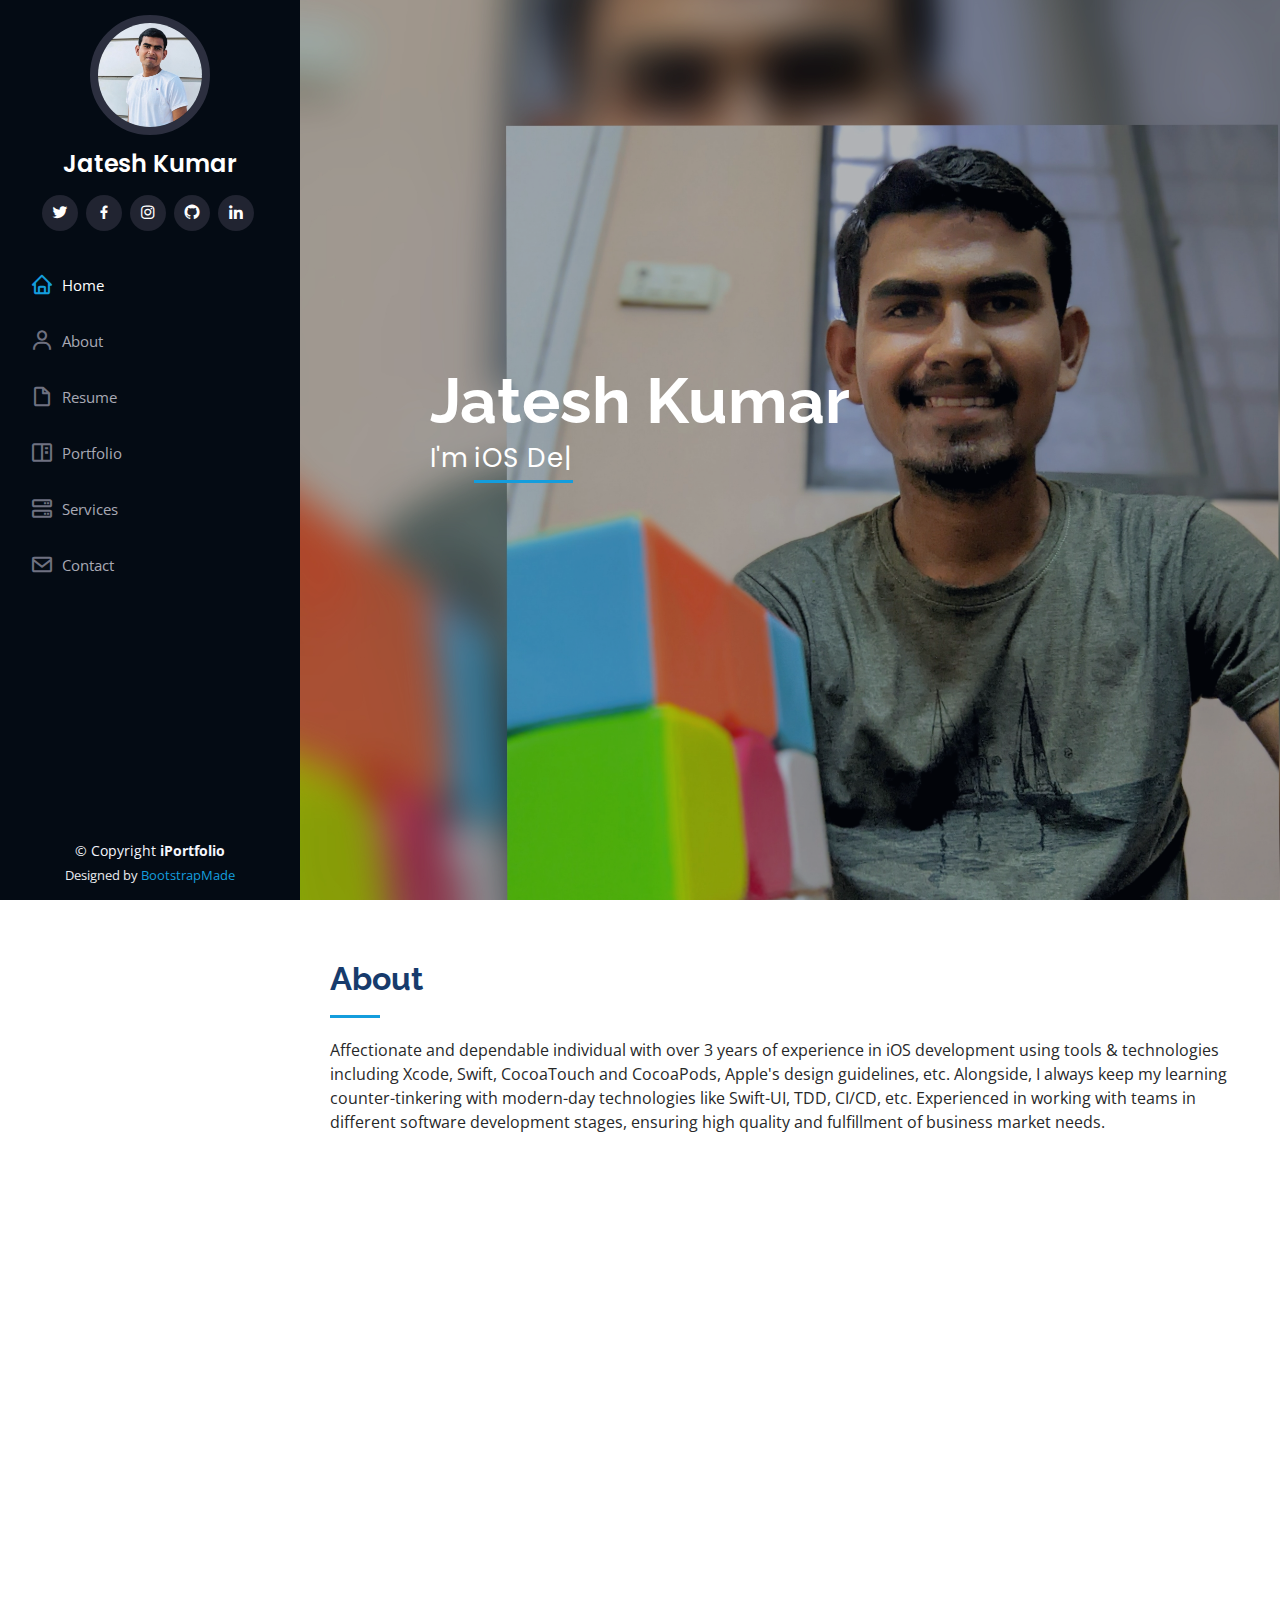
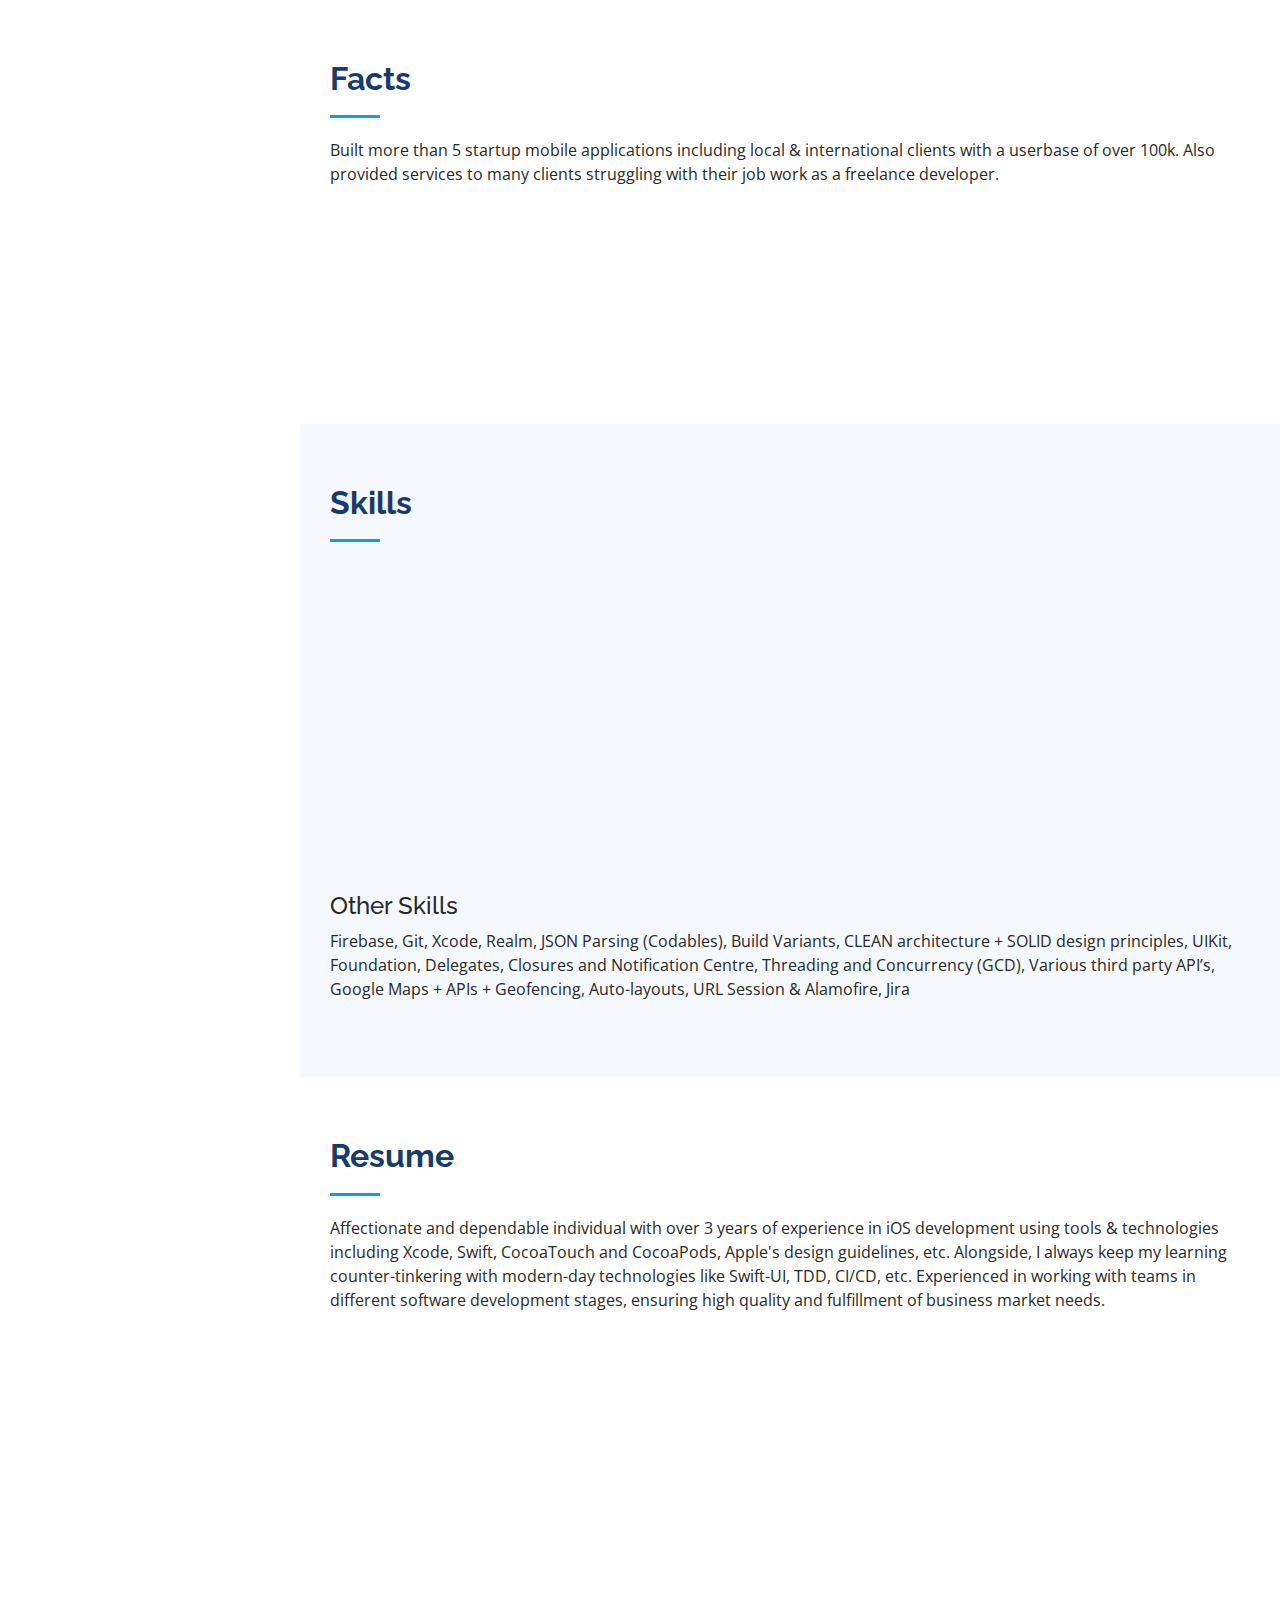
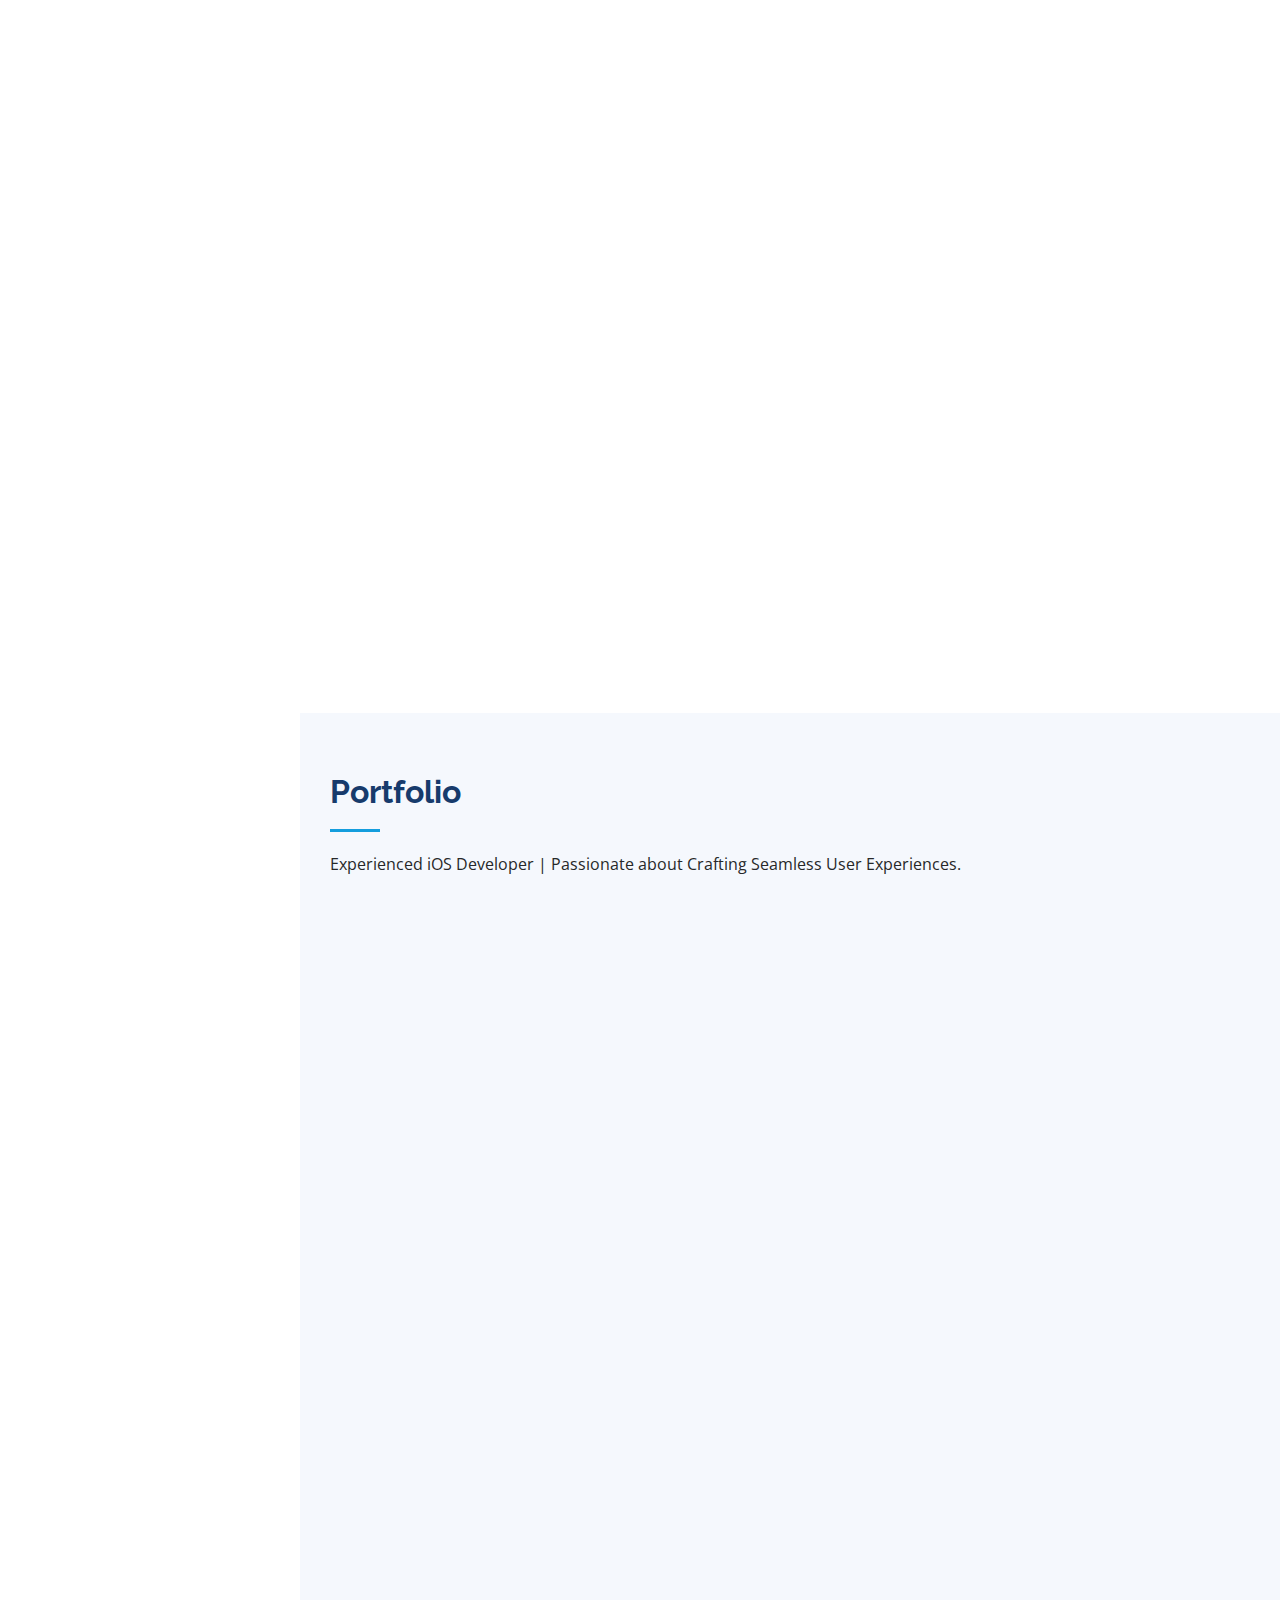
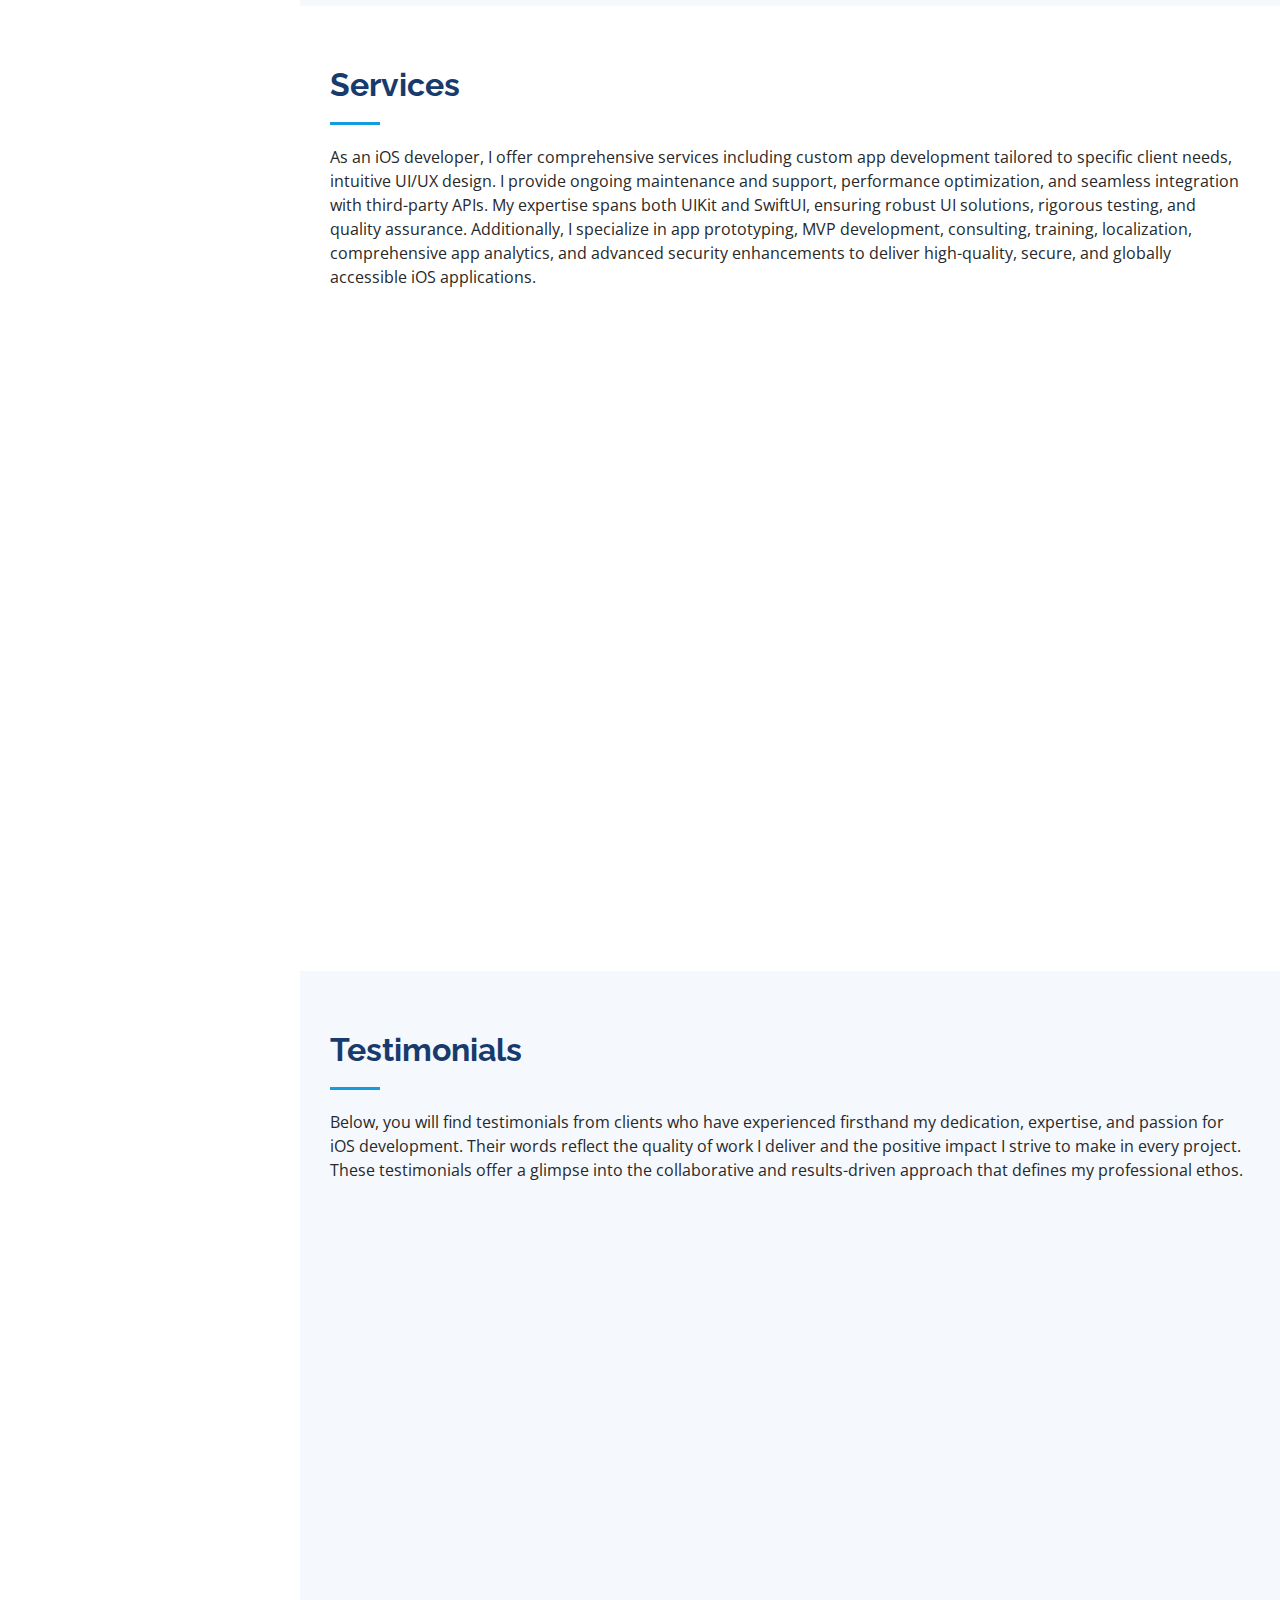
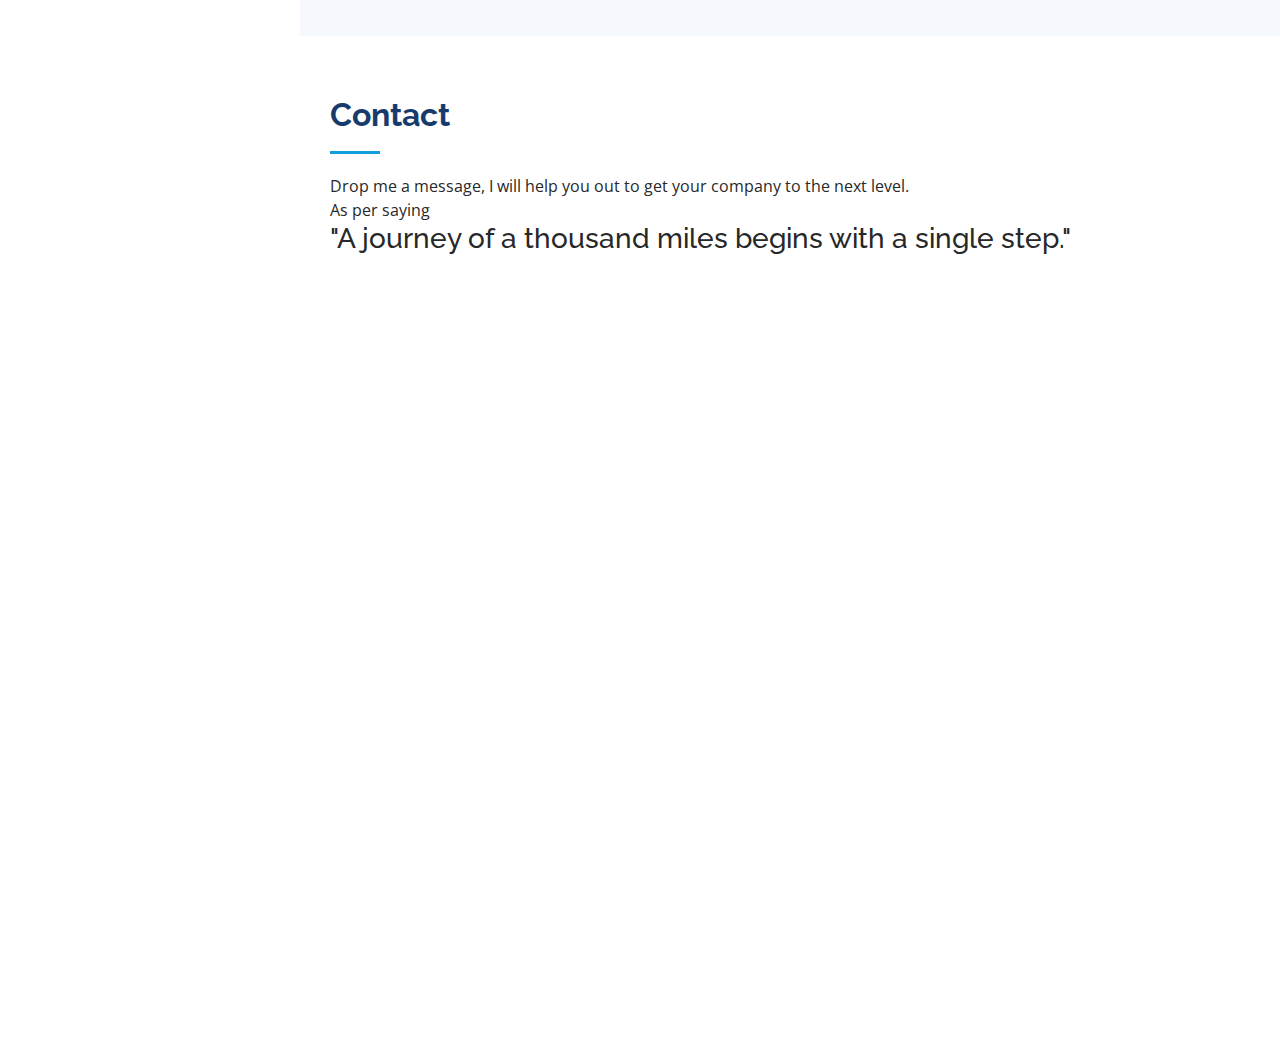
<file: index.html>
<!DOCTYPE html>
<html lang="en">

<head>
  <meta charset="utf-8">
  <meta content="width=device-width, initial-scale=1.0" name="viewport">

  <title>Jatesh Kumar - Software Engineer</title>
  <meta content="" name="description">
  <meta content="" name="keywords">

  <!-- Favicons -->
  <link href="assets/img/favicon.png" rel="icon">
  <link href="assets/img/apple-touch-icon.png" rel="apple-touch-icon">

  <!-- Google Fonts -->
  <link href="https://fonts.googleapis.com/css?family=Open+Sans:300,300i,400,400i,600,600i,700,700i|Raleway:300,300i,400,400i,500,500i,600,600i,700,700i|Poppins:300,300i,400,400i,500,500i,600,600i,700,700i" rel="stylesheet">

  <!-- Vendor CSS Files -->
  <link href="assets/vendor/aos/aos.css" rel="stylesheet">
  <link href="assets/vendor/bootstrap/css/bootstrap.min.css" rel="stylesheet">
  <link href="assets/vendor/bootstrap-icons/bootstrap-icons.css" rel="stylesheet">
  <link href="assets/vendor/boxicons/css/boxicons.min.css" rel="stylesheet">
  <link href="assets/vendor/glightbox/css/glightbox.min.css" rel="stylesheet">
  <link href="assets/vendor/swiper/swiper-bundle.min.css" rel="stylesheet">

  <!-- Main CSS File -->
  <link href="assets/css/style.css" rel="stylesheet">

</head>

<body>

  <!-- ======= Mobile nav toggle button ======= -->
  <i class="bi bi-list mobile-nav-toggle d-xl-none"></i>

  <!-- ======= Header ======= -->
  <header id="header">
    <div class="d-flex flex-column">

      <div class="profile">
        <img src="assets/img/jateshprofile.jpg" alt="" class="img-fluid rounded-circle">
        <h1 class="text-light"><a href="index.html">Jatesh Kumar</a></h1>
        <div class="social-links mt-3 text-center">
          <a href="https://x.com/jateshkumarmah1" class="twitter"><i class="bx bxl-twitter"></i></a>
          <a href="https://www.facebook.com/jkmaheshwari08" class="facebook"><i class="bx bxl-facebook"></i></a>
          <a href="https://www.instagram.com/jkmaheshwari98" class="instagram"><i class="bx bxl-instagram"></i></a>
          <a href="https://github.com/jateshkumar" class="github"><i class="bx bxl-github"></i></a>
          <a href="https://www.linkedin.com/in/jkmaheshwari" class="linkedin"><i class="bx bxl-linkedin"></i></a>
        </div>
      </div>

      <nav id="navbar" class="nav-menu navbar">
        <ul>
          <li><a href="#hero" class="nav-link scrollto active"><i class="bx bx-home"></i> <span>Home</span></a></li>
          <li><a href="#about" class="nav-link scrollto"><i class="bx bx-user"></i> <span>About</span></a></li>
          <li><a href="#resume" class="nav-link scrollto"><i class="bx bx-file-blank"></i> <span>Resume</span></a></li>
          <li><a href="#portfolio" class="nav-link scrollto"><i class="bx bx-book-content"></i> <span>Portfolio</span></a></li>
          <li><a href="#services" class="nav-link scrollto"><i class="bx bx-server"></i> <span>Services</span></a></li>
          <li><a href="#contact" class="nav-link scrollto"><i class="bx bx-envelope"></i> <span>Contact</span></a></li>
        </ul>
      </nav><!-- .nav-menu -->
    </div>
  </header><!-- End Header -->

  <!-- ======= Hero Section ======= -->
  <section id="hero" class="d-flex flex-column justify-content-center align-items-center">
    <div class="hero-container" data-aos="fade-in">
      <h1>Jatesh Kumar</h1>
      <p>I'm <span class="typed" data-typed-items="iOS Developer, Software Engineer, Freelancer"></span></p>
    </div>
  </section><!-- End Hero -->

  <main id="main">

    <!-- ======= About Section ======= -->
    <section id="about" class="about">
      <div class="container">

        <div class="section-title">
          <h2>About</h2>
          <p>Affectionate and dependable individual with over 3 years of experience in iOS development using tools & technologies including Xcode, Swift, CocoaTouch and CocoaPods, Apple's design guidelines, etc. Alongside, I always keep my learning counter-tinkering with modern-day technologies like Swift-UI, TDD, CI/CD, etc. Experienced in working with teams in different software development stages, ensuring high quality and fulfillment of business market needs.</p>
        </div>

        <div class="row">
          <div class="col-lg-4" data-aos="fade-right">
            <img src="assets/img/jateshprofile2.jpg" class="img-fluid" alt="">
          </div>
          <div class="col-lg-8 pt-4 pt-lg-0 content" data-aos="fade-left">
            <h3>iOS & MacOS Developer &amp; Software Engineer</h3>
            <p class="fst-italic">
              Building high quality iOS & MacOS application that help growing startups and provide end users high quality & seamless experiences. 
            </p>
            <div class="row">
              <div class="col-lg-6">
                <ul>
                  <li><i class="bi bi-chevron-right"></i> <strong>Birthday:</strong> <span>6 Aug 1998</span></li>
                  <li><i class="bi bi-chevron-right"></i> <strong>Website:</strong> <span><a href="https://jateshkumar.github.io/">jateshkumar.github.io</a></span></li>
                  <li><i class="bi bi-chevron-right"></i> <strong>Phone:</strong> <span>+92 333 0275759</span></li>
                  <li><i class="bi bi-chevron-right"></i> <strong>City:</strong> <span>Karachi, Pakistan</span></li>
                </ul>
              </div>
              <div class="col-lg-6">
                <ul>
                  <li><i class="bi bi-chevron-right"></i> <strong>Age:</strong> <span>25</span></li>
                  <li><i class="bi bi-chevron-right"></i> <strong>Degree:</strong> <span>Bachelors</span></li>
                  <li><i class="bi bi-chevron-right"></i> <strong>Email:</strong> <span>jateshkumarmaheshwari@gmail.com</span></li>
                  <li><i class="bi bi-chevron-right"></i> <strong>Freelance:</strong> <span>Available</span></li>
                </ul>
              </div>
            </div>
            <p>
              Helped building startups high quality end user applications for native iOS & MacOS plateforms that provide users seamless experience throughout the lifecycle of the application. Efficient enough to complete tasks in provided deadlines without compromising over code quality.
            </p>
          </div>
        </div>

      </div>
    </section><!-- End About Section -->

    <!-- ======= Facts Section ======= -->
    <section id="facts" class="facts">
      <div class="container">

        <div class="section-title">
          <h2>Facts</h2>
          <p>Built more than 5 startup mobile applications including local & international clients with a userbase of over 100k. Also provided services to many clients struggling with their job work as a freelance developer.</p>
        </div>

        <div class="row no-gutters">

          <div class="col-lg-3 col-md-6 d-md-flex align-items-md-stretch" data-aos="fade-up">
            <div class="count-box">
              <i class="bi bi-emoji-smile"></i>
              <span data-purecounter-start="0" data-purecounter-end="20" data-purecounter-duration="1" class="purecounter"></span>
              <p><strong>Happy Clients</strong></p>
            </div>
          </div>

          <div class="col-lg-3 col-md-6 d-md-flex align-items-md-stretch" data-aos="fade-up" data-aos-delay="100">
            <div class="count-box">
              <i class="bi bi-journal-richtext"></i>
              <span data-purecounter-start="0" data-purecounter-end="30" data-purecounter-duration="1" class="purecounter"></span>
              <p><strong>Projects</strong> International & Local</p>
            </div>
          </div>

          <div class="col-lg-3 col-md-6 d-md-flex align-items-md-stretch" data-aos="fade-up" data-aos-delay="200">
            <div class="count-box">
              <i class="bi bi-headset"></i>
              <span data-purecounter-start="0" data-purecounter-end="1205" data-purecounter-duration="1" class="purecounter"></span>
              <p><strong>Hours Of Support</strong> As a freelancer</p>
            </div>
          </div>

          <div class="col-lg-3 col-md-6 d-md-flex align-items-md-stretch" data-aos="fade-up" data-aos-delay="300">
            <div class="count-box">
              <i class="bi bi-people"></i>
              <span data-purecounter-start="0" data-purecounter-end="7" data-purecounter-duration="1" class="purecounter"></span>
              <p><strong>Regular Clients</strong> Work actively</p>
            </div>
          </div>

        </div>

      </div>
    </section><!-- End Facts Section -->

    <!-- ======= Skills Section ======= -->
    <section id="skills" class="skills section-bg">
      <div class="container">

        <div class="section-title">
          <h2>Skills</h2>
        </div>

        <div class="row skills-content">

          <div class="col-lg-6" data-aos="fade-up">

            <div class="progress">
              <span class="skill">Swift <i class="val">100%</i></span>
              <div class="progress-bar-wrap">
                <div class="progress-bar" role="progressbar" aria-valuenow="100" aria-valuemin="0" aria-valuemax="100"></div>
              </div>
            </div>

            <div class="progress">
              <span class="skill">Swift-UI <i class="val">60%</i></span>
              <div class="progress-bar-wrap">
                <div class="progress-bar" role="progressbar" aria-valuenow="60" aria-valuemin="0" aria-valuemax="100"></div>
              </div>
            </div>

            <div class="progress">
              <span class="skill">Objective-C <i class="val">50%</i></span>
              <div class="progress-bar-wrap">
                <div class="progress-bar" role="progressbar" aria-valuenow="50" aria-valuemin="0" aria-valuemax="100"></div>
              </div>
            </div>

            <div class="progress">
              <span class="skill">MapKit, Core Location, GoogleMap & APIs <i class="val">90%</i></span>
              <div class="progress-bar-wrap">
                <div class="progress-bar" role="progressbar" aria-valuenow="90" aria-valuemin="0" aria-valuemax="100"></div>
              </div>
            </div>

            <div class="progress">
              <span class="skill">Restful APIs &CI/CD Pipeline <i class="val">80%</i></span>
              <div class="progress-bar-wrap">
                <div class="progress-bar" role="progressbar" aria-valuenow="80" aria-valuemin="0" aria-valuemax="100"></div>
              </div>
            </div>

          </div>

          <div class="col-lg-6" data-aos="fade-up" data-aos-delay="100">

            <div class="progress">
              <span class="skill">Unit Testing & TDD <i class="val">80%</i></span>
              <div class="progress-bar-wrap">
                <div class="progress-bar" role="progressbar" aria-valuenow="80" aria-valuemin="0" aria-valuemax="100"></div>
              </div>
            </div>

            <div class="progress">
              <span class="skill">CocoaTouch & CocoaPods <i class="val">90%</i></span>
              <div class="progress-bar-wrap">
                <div class="progress-bar" role="progressbar" aria-valuenow="90" aria-valuemin="0" aria-valuemax="100"></div>
              </div>
            </div>

            <div class="progress">
              <span class="skill">Payment Gateways & Apple Pay <i class="val">80%</i></span>
              <div class="progress-bar-wrap">
                <div class="progress-bar" role="progressbar" aria-valuenow="80" aria-valuemin="0" aria-valuemax="100"></div>
              </div>
            </div>

            <div class="progress">
              <span class="skill">Push Notifications and Deeplinking <i class="val">80%</i></span>
              <div class="progress-bar-wrap">
                <div class="progress-bar" role="progressbar" aria-valuenow="80" aria-valuemin="0" aria-valuemax="100"></div>
              </div>
            </div>

            <div class="progress">
              <span class="skill">MVC, MVVM, VIPER, BRIC Architectures <i class="val">90%</i></span>
              <div class="progress-bar-wrap">
                <div class="progress-bar" role="progressbar" aria-valuenow="90" aria-valuemin="0" aria-valuemax="100"></div>
              </div>
            </div>

          </div>

        </div>

        <h4>Other Skills</h4>
          <p>Firebase, Git, Xcode, Realm, JSON Parsing (Codables), Build Variants, CLEAN architecture + SOLID design principles, UIKit, Foundation, Delegates, Closures and Notification Centre, Threading and Concurrency (GCD), Various third party API’s, Google Maps + APIs + Geofencing, Auto-layouts, URL Session & Alamofire, Jira</p>

      </div>
    </section><!-- End Skills Section -->

    <!-- ======= Resume Section ======= -->
    <section id="resume" class="resume">
      <div class="container">

        <div class="section-title">
          <h2>Resume</h2>
          <p>Affectionate and dependable individual with over 3 years of experience in iOS development using tools & technologies including Xcode, Swift, CocoaTouch and CocoaPods, Apple's design guidelines, etc. Alongside, I always keep my learning counter-tinkering with modern-day technologies like Swift-UI, TDD, CI/CD, etc. Experienced in working with teams in different software development stages, ensuring high quality and fulfillment of business market needs.</p>
        </div>

        <div class="row">
          <div class="col-lg-6" data-aos="fade-up">
            <h3 class="resume-title">Sumary</h3>
            <div class="resume-item pb-0">
              <h4>Jatesh Kumar</h4>
              <p><em>Innovative and deadline-driven iOS Developer with 3+ years of experience developing and creating user-centered iOS Mobile Application from initial concept to final, polished deliverable, which provides seamless experience to the end users.</em></p>
              <ul>
                <li>Karachi Sindh, Pakistan, PK</li>
                <li>+92 333 0275759</li>
                <li>jateshkumarmaheshwari@gmail.com</li>
              </ul>
            </div>

            <h3 class="resume-title">Education</h3>
            <div class="resume-item">
              <h4>Bachelor of Computer Systems Engineering</h4>
              <h5>Jan-2016 - Dec-2019</h5>
              <p><em>Mehran university of engineering & technology, Jamshoro Pakistan, PK</em></p>
              <p>Majored in Object-Oriented Programming, Data Structures, Database Management Systems and Data Science & Artificial Intelligence</p>
            </div>
          </div>
          <div class="col-lg-6" data-aos="fade-up" data-aos-delay="100">
            <h3 class="resume-title">Professional Experience</h3>
            <div class="resume-item">
              <h4>Associate Software Engineer (iOS & MacOS)</h4>
              <h5>Mar-2023 - Present</h5>
              <p><em>Gaditek, Karachi, PK </em></p>
              <ul>
                <li>Working on B2B applications for MacOS & iOS to provide businesses VPN Solutions.</li>
                <li>Building new features to fulfill clients' needs and improve end users experience.</li>
                <li>Providing 24/7 support in case of any query to end users in order to provide seamless experience.</li>
                <li>Updating and maintaining test cases to provide handful code coverage.</li>
              </ul>
            </div>
            <div class="resume-item">
              <h4>Application Engineer (iOS)</h4>
              <h5>Feb-2021 - Mar-2023</h5>
              <p><em>Next Generation Innovation, Karachi, PK</em></p>
              <ul>
                <li>For over 50k end user, developed 3 iOS applications to offer ride-hailing services and monitoring services for electric powered mobility</li>
                <li>Actively working on complex UI Designing using UIKit & SwiftUI frameworks, including Animations, to provide seamless user experience.</li>
                <li>Integrated CI/CD pipeline for the build process to save 10% time of a single day and ensure continuous development.</li>
                <li>Designed beneficial application experiences for customers that used Google Maps, geo-fencing, polylines, Core Location etc.</li>
              </ul>
            </div>
          </div>
        </div>

      </div>
    </section><!-- End Resume Section -->

    <!-- ======= Portfolio Section ======= -->
    <section id="portfolio" class="portfolio section-bg">
      <div class="container">

        <div class="section-title">
          <h2>Portfolio</h2>
          <p>Experienced iOS Developer | Passionate about Crafting Seamless User Experiences.
          </p>
        </div>

        <div class="row" data-aos="fade-up">
          <div class="col-lg-12 d-flex justify-content-center">
            <ul id="portfolio-flters">
              <li data-filter="*" class="filter-active">All</li>
              <!-- <li data-filter=".filter-app">App</li>
              <li data-filter=".filter-card">Card</li>
              <li data-filter=".filter-web">Web</li> -->
            </ul>
          </div>
        </div>

        <div class="row portfolio-container" data-aos="fade-up" data-aos-delay="100">

          <div class="col-lg-4 col-md-6 portfolio-item filter-app">
            <div class="portfolio-wrap">
              <img src="assets/img/portfolio/Zofeur/AppStore.png" class="img-fluid" alt="">
              <div class="portfolio-links">
                <a href="assets/img/portfolio/Zofeur/AppStore.png" data-gallery="portfolioGallery" class="portfolio-lightbox" title="Zofeur"><i class="bx bx-plus"></i></a>
                <a href="portfolio-details/zofeur-details.html" title="More Details"><i class="bx bx-link"></i></a>
              </div>
            </div>
          </div>

          <div class="col-lg-4 col-md-6 portfolio-item filter-app">
            <div class="portfolio-wrap">
              <img src="assets/img/portfolio/Orko/AppStore.png" class="img-fluid" alt="">
              <div class="portfolio-links">
                <a href="assets/img/portfolio/Orko/AppStore.png" data-gallery="portfolioGallery" class="portfolio-lightbox" title="Zofeur"><i class="bx bx-plus"></i></a>
                <a href="portfolio-details/orko-details.html" title="More Details"><i class="bx bx-link"></i></a>
              </div>
            </div>
          </div>

          <div class="col-lg-4 col-md-6 portfolio-item filter-app">
            <div class="portfolio-wrap">
              <img src="assets/img/portfolio/Vlektra/AppStore.png" class="img-fluid" alt="">
              <div class="portfolio-links">
                <a href="assets/img/portfolio/Vlektra/AppStore.png" data-gallery="portfolioGallery" class="portfolio-lightbox" title="Zofeur"><i class="bx bx-plus"></i></a>
                <a href="portfolio-details/vlektra-details.html" title="More Details"><i class="bx bx-link"></i></a>
              </div>
            </div>
          </div>

          <div class="col-lg-4 col-md-6 portfolio-item filter-app">
            <div class="portfolio-wrap">
              <img src="assets/img/portfolio/MeriGari/AppStore.png" class="img-fluid" alt="">
              <div class="portfolio-links">
                <a href="assets/img/portfolio/MeriGari/AppStore.png" data-gallery="portfolioGallery" class="portfolio-lightbox" title="Zofeur"><i class="bx bx-plus"></i></a>
                <a href="portfolio-details/meri-gari-details.html" title="More Details"><i class="bx bx-link"></i></a>
              </div>
            </div>
          </div>
        </div>

      </div>
    </section><!-- End Portfolio Section -->

    <!-- ======= Services Section ======= -->
    <section id="services" class="services">
      <div class="container">

        <div class="section-title">
          <h2>Services</h2>
          <p>As an iOS developer, I offer comprehensive services including custom app development tailored to specific client needs, intuitive UI/UX design. I provide ongoing maintenance and support, performance optimization, and seamless integration with third-party APIs. My expertise spans both UIKit and SwiftUI, ensuring robust UI solutions, rigorous testing, and quality assurance. Additionally, I specialize in app prototyping, MVP development, consulting, training, localization, comprehensive app analytics, and advanced security enhancements to deliver high-quality, secure, and globally accessible iOS applications.</p>
        </div>

        <div class="row">
          <div class="col-lg-4 col-md-6 icon-box" data-aos="fade-up">
            <div class="icon"><i class="bi bi-briefcase"></i></div>
            <h4 class="title"><a href="">Custom iOS App Development</a></h4>
            <p class="description">Tailored iOS Solutions to Meet Your Unique Needs</p>
          </div>
          <div class="col-lg-4 col-md-6 icon-box" data-aos="fade-up" data-aos-delay="100">
            <div class="icon"><i class="bi bi-card-checklist"></i></div>
            <h4 class="title"><a href="">UI/UX Design</a></h4>
            <p class="description">Creating Intuitive and Engaging User Experiences</p>
          </div>
          <div class="col-lg-4 col-md-6 icon-box" data-aos="fade-up" data-aos-delay="200">
            <div class="icon"><i class="bi bi-bar-chart"></i></div>
            <h4 class="title"><a href="">App Maintenance and Support</a></h4>
            <p class="description">Ensuring Smooth Performance with Continuous Maintenance</p>
          </div>
          <div class="col-lg-4 col-md-6 icon-box" data-aos="fade-up" data-aos-delay="300">
            <div class="icon"><i class="bi bi-binoculars"></i></div>
            <h4 class="title"><a href="">Performance Optimization</a></h4>
            <p class="description">Boost Your App’s Speed and Efficiency</p>
          </div>
          <div class="col-lg-4 col-md-6 icon-box" data-aos="fade-up" data-aos-delay="400">
            <div class="icon"><i class="bi bi-brightness-high"></i></div>
            <h4 class="title"><a href="">Integration with Third-Party APIs</a></h4>
            <p class="description">Seamless Integration with Leading APIs and Services</p>
          </div>
          <div class="col-lg-4 col-md-6 icon-box" data-aos="fade-up" data-aos-delay="500">
            <div class="icon"><i class="bi bi-calendar4-week"></i></div>
            <h4 class="title"><a href="">Backend APIs Integration</a></h4>
            <p class="description">Robust Backend Solutions for Scalable iOS Apps</p>
          </div>

          <div class="col-lg-4 col-md-6 icon-box" data-aos="fade-up" data-aos-delay="500">
            <div class="icon"><i class="bi bi-calendar4-week"></i></div>
            <h4 class="title"><a href="">Swift and SwiftUI Expertise</a></h4>
            <p class="description">Expertise in Swift and SwiftUI for Cutting-Edge Development</p>
          </div>

          <div class="col-lg-4 col-md-6 icon-box" data-aos="fade-up" data-aos-delay="500">
            <div class="icon"><i class="bi bi-card-checklist"></i></div>
            <h4 class="title"><a href="">Testing and Quality Assurance</a></h4>
            <p class="description">Delivering Flawless Apps Through Rigorous Testing</p>
          </div>

          <div class="col-lg-4 col-md-6 icon-box" data-aos="fade-up" data-aos-delay="500">
            <div class="icon"><i class="bi bi-briefcase"></i></div>
            <h4 class="title"><a href="">App Prototyping and MVP Development</a></h4>
            <p class="description">Transforming Ideas into Functional Prototypes and MVPs</p>
          </div>

          <div class="col-lg-4 col-md-6 icon-box" data-aos="fade-up" data-aos-delay="500">
            <div class="icon"><i class="bi bi-brightness-high"></i></div>
            <h4 class="title"><a href="">Consulting and Training</a></h4>
            <p class="description">Professional Consulting and Training for iOS Development</p>
          </div>

          <div class="col-lg-4 col-md-6 icon-box" data-aos="fade-up" data-aos-delay="500">
            <div class="icon"><i class="bi bi-binoculars"></i></div>
            <h4 class="title"><a href="">Localization and Internationalization</a></h4>
            <p class="description">Making Your App Ready for a Global Audience</p>
          </div>

          <div class="col-lg-4 col-md-6 icon-box" data-aos="fade-up" data-aos-delay="500">
            <div class="icon"><i class="bi bi-bar-chart"></i></div>
            <h4 class="title"><a href="">App Analytics and User Tracking</a></h4>
            <p class="description">Actionable Insights Through Comprehensive Analytics</p>
          </div>

        </div>

      </div>
    </section><!-- End Services Section -->

    <!-- ======= Testimonials Section ======= -->
    <section id="testimonials" class="testimonials section-bg">
      <div class="container">

        <div class="section-title">
          <h2>Testimonials</h2>
          <p>Below, you will find testimonials from clients who have experienced firsthand my dedication, expertise, and passion for iOS development. Their words reflect the quality of work I deliver and the positive impact I strive to make in every project. These testimonials offer a glimpse into the collaborative and results-driven approach that defines my professional ethos.</p>
        </div>

        <div class="testimonials-slider swiper" data-aos="fade-up" data-aos-delay="100">
          <div class="swiper-wrapper">

            <div class="swiper-slide">
              <div class="testimonial-item" data-aos="fade-up">
                <img src="assets/img/testimonials/1.png" alt="">
              </div>
            </div><!-- End testimonial item -->

            <div class="swiper-slide">
              <div class="testimonial-item" data-aos="fade-up">
                <img src="assets/img/testimonials/2.png" alt="">
              </div>
            </div><!-- End testimonial item -->

            <div class="swiper-slide">
              <div class="testimonial-item" data-aos="fade-up">
                <img src="assets/img/testimonials/3.png" alt="">
              </div>
            </div><!-- End testimonial item -->

            <div class="swiper-slide">
              <div class="testimonial-item" data-aos="fade-up">
                <img src="assets/img/testimonials/4.png" alt="">
              </div>
            </div><!-- End testimonial item -->

            <div class="swiper-slide">
              <div class="testimonial-item" data-aos="fade-up">
                <img src="assets/img/testimonials/5.png" alt="">
              </div>
            </div><!-- End testimonial item -->

            <div class="swiper-slide">
              <div class="testimonial-item" data-aos="fade-up">
                <img src="assets/img/testimonials/6.png" alt="">
              </div>
            </div><!-- End testimonial item -->

            <div class="swiper-slide">
              <div class="testimonial-item" data-aos="fade-up">
                <img src="assets/img/testimonials/7.png" alt="">
              </div>
            </div><!-- End testimonial item -->

            <div class="swiper-slide">
              <div class="testimonial-item" data-aos="fade-up">
                <img src="assets/img/testimonials/8.png" alt="">
              </div>
            </div><!-- End testimonial item -->
            
          </div>
          <div class="swiper-pagination"></div>
        </div>

      </div>
    </section><!-- End Testimonials Section -->

    <!-- ======= Contact Section ======= -->
    <section id="contact" class="contact">
      <div class="container">

        <div class="section-title">
          <h2>Contact</h2>
          <p>Drop me a message, I will help you out to get your company to the next level.</p>
          <p>As per saying</p>
          <h3>"A journey of a thousand miles begins with a single step."</h3>
        </div>

        <div class="row" data-aos="fade-in">

          <div class="col-lg-5 d-flex align-items-stretch">
            <div class="info">
              <div class="address">
                <i class="bi bi-geo-alt"></i>
                <h4>Location:</h4>
                <p>Karachi, Pakistan</p>
              </div>

              <div class="email">
                <i class="bi bi-envelope"></i>
                <h4>Email:</h4>
                <p>jateshkumarmaheshwari@gmail.com</p>
              </div>

              <div class="phone">
                <i class="bi bi-phone"></i>
                <h4>Call/WhatsApp:</h4>
                <p>+92 333 0275759</p>
              </div>

              <div style="width: 100%"><iframe width="100%" height="300" frameborder="0" scrolling="no" marginheight="0" marginwidth="0" src="https://maps.google.com/maps?width=100%25&amp;height=300&amp;hl=en&amp;q=Naz%20Plaza,%20Saddar%20Karachi+(Jatesh%20Kumar)&amp;t=&amp;z=15&amp;ie=UTF8&amp;iwloc=B&amp;output=embed"><a href="https://www.gps.ie/">gps trackers</a></iframe></div>
            </div>

          </div>

          <div class="col-lg-7 mt-5 mt-lg-0 d-flex align-items-stretch">
            <form action="forms/contact.php" method="post" role="form" class="php-email-form">
              <div class="row">
                <div class="form-group col-md-6">
                  <label for="name">Your Name</label>
                  <input type="text" name="name" class="form-control" id="name" required>
                </div>
                <div class="form-group col-md-6">
                  <label for="name">Your Email</label>
                  <input type="email" class="form-control" name="email" id="email" required>
                </div>
              </div>
              <div class="form-group">
                <label for="name">Subject</label>
                <input type="text" class="form-control" name="subject" id="subject" required>
              </div>
              <div class="form-group">
                <label for="name">Message</label>
                <textarea class="form-control" name="message" rows="10" required></textarea>
              </div>
              <div class="my-3">
                <div class="loading">Loading</div>
                <div class="error-message"></div>
                <div class="sent-message">Your message has been sent. Thank you!</div>
              </div>
              <div class="text-center"><button type="submit">Send Message</button></div>
            </form>
          </div>

        </div>

      </div>
    </section><!-- End Contact Section -->

  </main><!-- End #main -->

  <!-- ======= Footer ======= -->
  <footer id="footer">
    <div class="container">
      <div class="copyright">
        &copy; Copyright <strong><span>iPortfolio</span></strong>
      </div>
      <div class="credits">
        <!-- All the links in the footer should remain intact. -->
        <!-- You can delete the links only if you purchased the pro version. -->
        <!-- Licensing information: https://bootstrapmade.com/license/ -->
        <!-- Purchase the pro version with working PHP/AJAX contact form: https://bootstrapmade.com/iportfolio-bootstrap-portfolio-websites-template/ -->
        Designed by <a href="https://bootstrapmade.com/">BootstrapMade</a>
      </div>
    </div>
  </footer><!-- End  Footer -->

  <a href="#" class="back-to-top d-flex align-items-center justify-content-center"><i class="bi bi-arrow-up-short"></i></a>

  <!-- Vendor JS Files -->
  <script src="assets/vendor/purecounter/purecounter_vanilla.js"></script>
  <script src="assets/vendor/aos/aos.js"></script>
  <script src="assets/vendor/bootstrap/js/bootstrap.bundle.min.js"></script>
  <script src="assets/vendor/glightbox/js/glightbox.min.js"></script>
  <script src="assets/vendor/isotope-layout/isotope.pkgd.min.js"></script>
  <script src="assets/vendor/swiper/swiper-bundle.min.js"></script>
  <script src="assets/vendor/typed.js/typed.umd.js"></script>
  <script src="assets/vendor/waypoints/noframework.waypoints.js"></script>
  <script src="assets/vendor/php-email-form/validate.js"></script>

  <!-- Template Main JS File -->
  <script src="assets/js/main.js"></script>

</body>

</html>
</file>
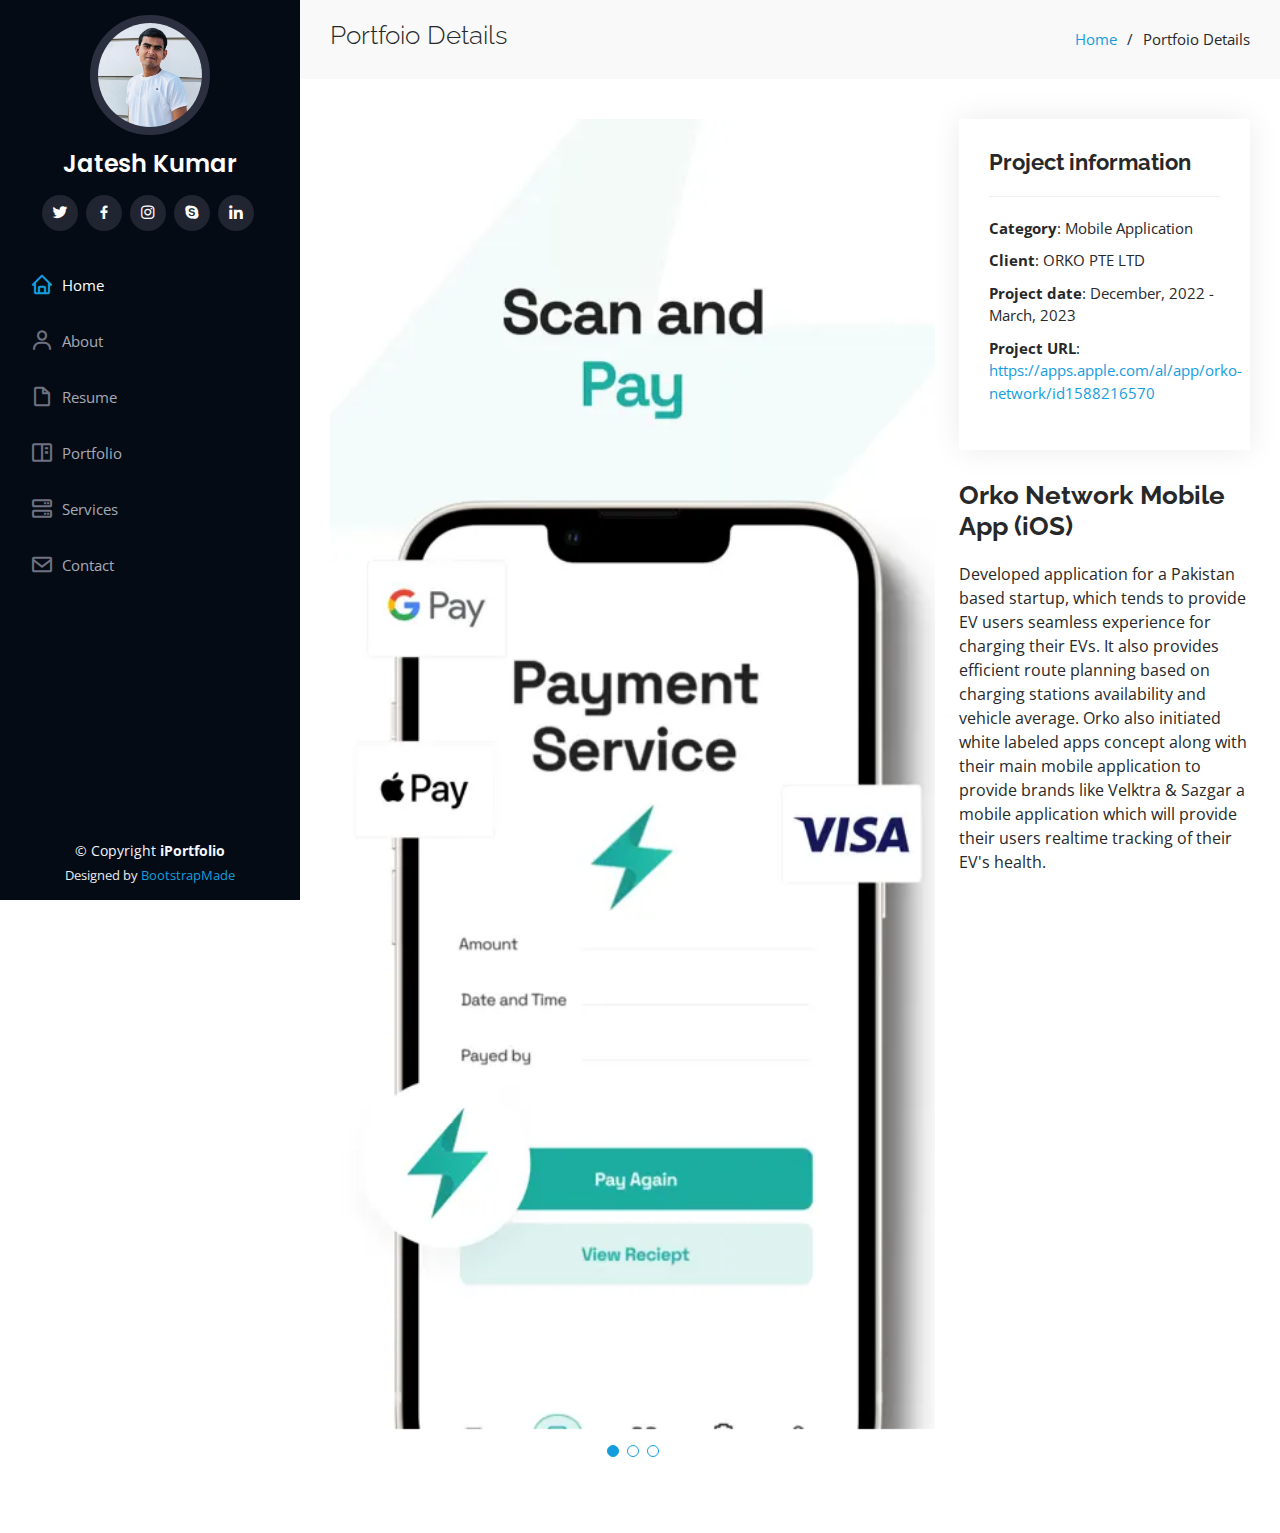
<file: orko-details.html>
<!DOCTYPE html>
<html lang="en">

<head>
  <meta charset="utf-8">
  <meta content="width=device-width, initial-scale=1.0" name="viewport">

  <title>Orko Details - Jatesh Kumar</title>
  <meta content="" name="description">
  <meta content="" name="keywords">

  <!-- Favicons -->
  <link href="assets/img/favicon.png" rel="icon">
  <link href="assets/img/apple-touch-icon.png" rel="apple-touch-icon">

  <!-- Google Fonts -->
  <link href="https://fonts.googleapis.com/css?family=Open+Sans:300,300i,400,400i,600,600i,700,700i|Raleway:300,300i,400,400i,500,500i,600,600i,700,700i|Poppins:300,300i,400,400i,500,500i,600,600i,700,700i" rel="stylesheet">

  <!-- Vendor CSS Files -->
  <link href="assets/vendor/aos/aos.css" rel="stylesheet">
  <link href="assets/vendor/bootstrap/css/bootstrap.min.css" rel="stylesheet">
  <link href="assets/vendor/bootstrap-icons/bootstrap-icons.css" rel="stylesheet">
  <link href="assets/vendor/boxicons/css/boxicons.min.css" rel="stylesheet">
  <link href="assets/vendor/glightbox/css/glightbox.min.css" rel="stylesheet">
  <link href="assets/vendor/swiper/swiper-bundle.min.css" rel="stylesheet">

  <!-- Template Main CSS File -->
  <link href="assets/css/style.css" rel="stylesheet">

  <!-- =======================================================
  * Template Name: iPortfolio
  * Updated: May 30 2023 with Bootstrap v5.3.0
  * Template URL: https://bootstrapmade.com/iportfolio-bootstrap-portfolio-websites-template/
  * Author: BootstrapMade.com
  * License: https://bootstrapmade.com/license/
  ======================================================== -->
</head>

<body>

  <!-- ======= Mobile nav toggle button ======= -->
  <i class="bi bi-list mobile-nav-toggle d-xl-none"></i>

  <!-- ======= Header ======= -->
  <header id="header">
    <div class="d-flex flex-column">

      <div class="profile">
        <img src="assets/img/jateshprofile.jpg" alt="" class="img-fluid rounded-circle">
        <h1 class="text-light"><a href="index.html">Jatesh Kumar</a></h1>
        <div class="social-links mt-3 text-center">
          <a href="#" class="twitter"><i class="bx bxl-twitter"></i></a>
          <a href="#" class="facebook"><i class="bx bxl-facebook"></i></a>
          <a href="#" class="instagram"><i class="bx bxl-instagram"></i></a>
          <a href="#" class="google-plus"><i class="bx bxl-skype"></i></a>
          <a href="#" class="linkedin"><i class="bx bxl-linkedin"></i></a>
        </div>
      </div>

      <nav id="navbar" class="nav-menu navbar">
        <ul>
          <li><a href="#hero" class="nav-link scrollto active"><i class="bx bx-home"></i> <span>Home</span></a></li>
          <li><a href="#about" class="nav-link scrollto"><i class="bx bx-user"></i> <span>About</span></a></li>
          <li><a href="#resume" class="nav-link scrollto"><i class="bx bx-file-blank"></i> <span>Resume</span></a></li>
          <li><a href="#portfolio" class="nav-link scrollto"><i class="bx bx-book-content"></i> <span>Portfolio</span></a></li>
          <li><a href="#services" class="nav-link scrollto"><i class="bx bx-server"></i> <span>Services</span></a></li>
          <li><a href="#contact" class="nav-link scrollto"><i class="bx bx-envelope"></i> <span>Contact</span></a></li>
        </ul>
      </nav><!-- .nav-menu -->
    </div>
  </header><!-- End Header -->

  <main id="main">

    <!-- ======= Breadcrumbs ======= -->
    <section id="breadcrumbs" class="breadcrumbs">
      <div class="container">

        <div class="d-flex justify-content-between align-items-center">
          <h2>Portfoio Details</h2>
          <ol>
            <li><a href="index.html">Home</a></li>
            <li>Portfoio Details</li>
          </ol>
        </div>

      </div>
    </section><!-- End Breadcrumbs -->

    <!-- ======= Portfolio Details Section ======= -->
    <section id="portfolio-details" class="portfolio-details">
      <div class="container">

        <div class="row gy-4">

          <div class="col-lg-8">
            <div class="portfolio-details-slider swiper">
              <div class="swiper-wrapper align-items-center">

                <div class="swiper-slide">
                  <img src="assets/img/portfolio/Orko/Orko1.webp" alt="">
                </div>

                <div class="swiper-slide">
                  <img src="assets/img/portfolio/Orko/Orko2.webp" alt="">
                </div>

                <div class="swiper-slide">
                  <img src="assets/img/portfolio/Orko/Orko3.webp" alt="">
                </div>
              </div>
              <div class="swiper-pagination"></div>
            </div>
          </div>

          <div class="col-lg-4">
            <div class="portfolio-info">
              <h3>Project information</h3>
              <ul>
                <li><strong>Category</strong>: Mobile Application</li>
                <li><strong>Client</strong>: ORKO PTE LTD</li>
                <li><strong>Project date</strong>:  December, 2022 - March, 2023</li>
                <li><strong>Project URL</strong>: <a href="#">https://apps.apple.com/al/app/orko-network/id1588216570</a></li>
              </ul>
            </div>
            <div class="portfolio-description">
              <h2>Orko Network Mobile App (iOS)</h2>
              <p>
                Developed application for a Pakistan based startup, which tends to provide EV users seamless experience for charging their EVs. It also provides efficient route planning based on charging stations availability and vehicle average. Orko also initiated white labeled apps concept along with their main mobile application to provide brands like Velktra & Sazgar a mobile application which will provide their users realtime tracking of their EV's health.
              </p>
            </div>
          </div>

        </div>

      </div>
    </section><!-- End Portfolio Details Section -->

  </main><!-- End #main -->

  <!-- ======= Footer ======= -->
  <footer id="footer">
    <div class="container">
      <div class="copyright">
        &copy; Copyright <strong><span>iPortfolio</span></strong>
      </div>
      <div class="credits">
        <!-- All the links in the footer should remain intact. -->
        <!-- You can delete the links only if you purchased the pro version. -->
        <!-- Licensing information: https://bootstrapmade.com/license/ -->
        <!-- Purchase the pro version with working PHP/AJAX contact form: https://bootstrapmade.com/iportfolio-bootstrap-portfolio-websites-template/ -->
        Designed by <a href="https://bootstrapmade.com/">BootstrapMade</a>
      </div>
    </div>
  </footer><!-- End  Footer -->

  <a href="#" class="back-to-top d-flex align-items-center justify-content-center"><i class="bi bi-arrow-up-short"></i></a>

  <!-- Vendor JS Files -->
  <script src="assets/vendor/purecounter/purecounter_vanilla.js"></script>
  <script src="assets/vendor/aos/aos.js"></script>
  <script src="assets/vendor/bootstrap/js/bootstrap.bundle.min.js"></script>
  <script src="assets/vendor/glightbox/js/glightbox.min.js"></script>
  <script src="assets/vendor/isotope-layout/isotope.pkgd.min.js"></script>
  <script src="assets/vendor/swiper/swiper-bundle.min.js"></script>
  <script src="assets/vendor/typed.js/typed.umd.js"></script>
  <script src="assets/vendor/waypoints/noframework.waypoints.js"></script>
  <script src="assets/vendor/php-email-form/validate.js"></script>

  <!-- Template Main JS File -->
  <script src="assets/js/main.js"></script>

</body>

</html>
</file>
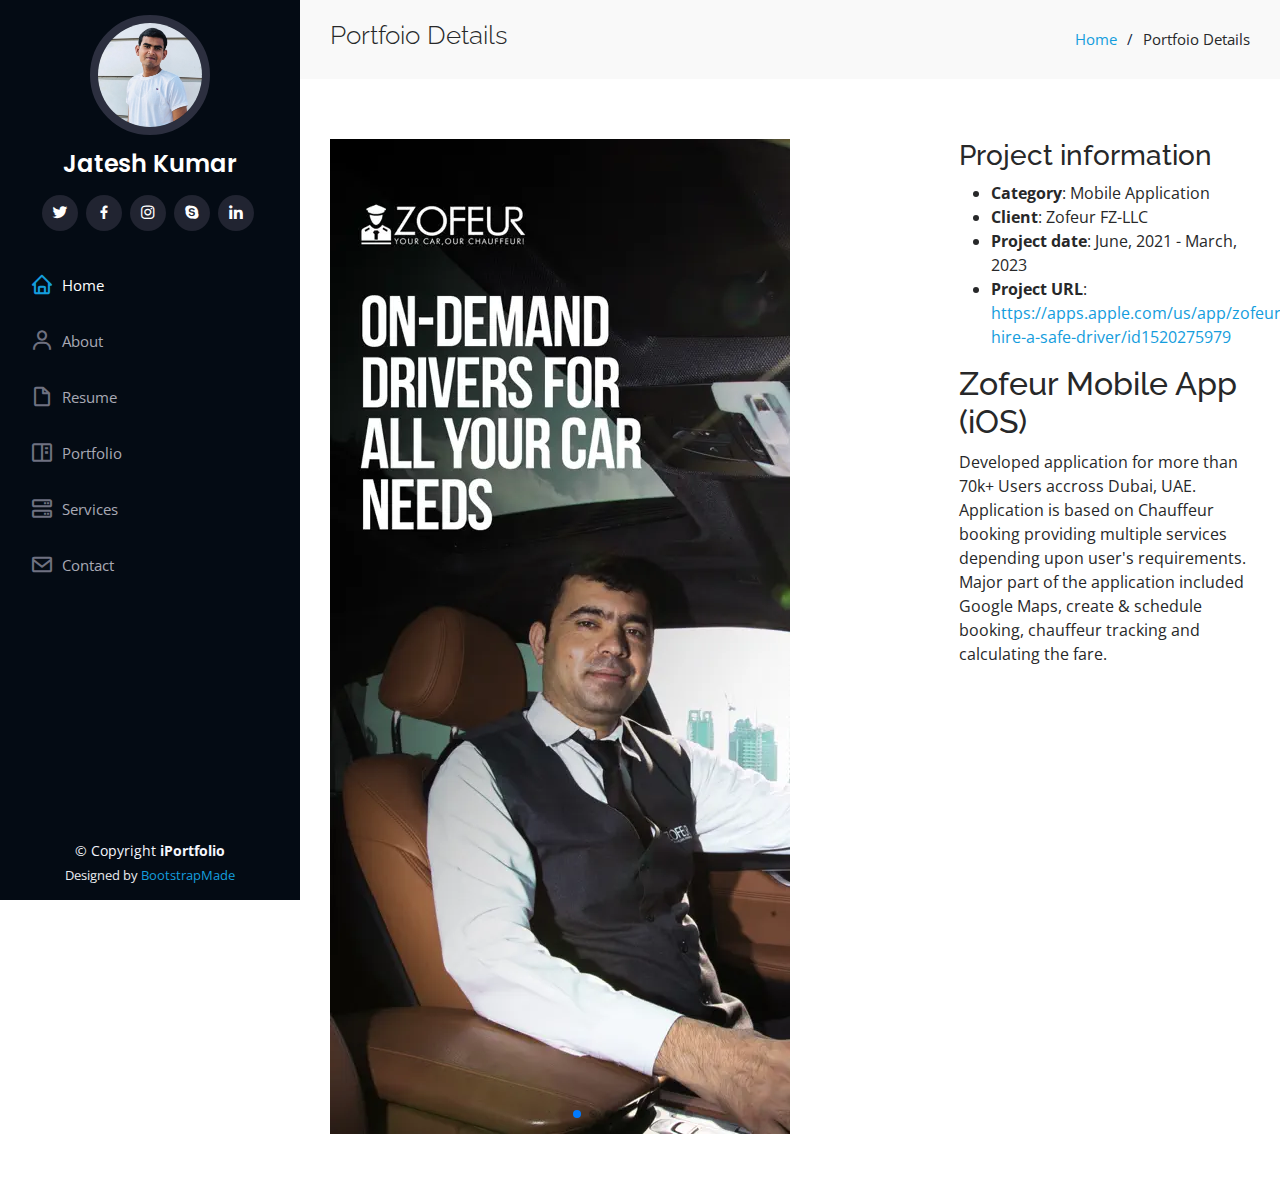
<file: zofeur-details.html>
<!DOCTYPE html>
<html lang="en">

<head>
  <meta charset="utf-8">
  <meta content="width=device-width, initial-scale=1.0" name="viewport">

  <title>Zofeur Details - Jatesh Kumar</title>
  <meta content="" name="description">
  <meta content="" name="keywords">

  <!-- Favicons -->
  <link href="assets/img/favicon.png" rel="icon">
  <link href="assets/img/apple-touch-icon.png" rel="apple-touch-icon">

  <!-- Google Fonts -->
  <link href="https://fonts.googleapis.com/css?family=Open+Sans:300,300i,400,400i,600,600i,700,700i|Raleway:300,300i,400,400i,500,500i,600,600i,700,700i|Poppins:300,300i,400,400i,500,500i,600,600i,700,700i" rel="stylesheet">

  <!-- Vendor CSS Files -->
  <link href="assets/vendor/aos/aos.css" rel="stylesheet">
  <link href="assets/vendor/bootstrap/css/bootstrap.min.css" rel="stylesheet">
  <link href="assets/vendor/bootstrap-icons/bootstrap-icons.css" rel="stylesheet">
  <link href="assets/vendor/boxicons/css/boxicons.min.css" rel="stylesheet">
  <link href="assets/vendor/glightbox/css/glightbox.min.css" rel="stylesheet">
  <link href="assets/vendor/swiper/swiper-bundle.min.css" rel="stylesheet">

  <!-- Template Main CSS File -->
  <link href="assets/css/style.css" rel="stylesheet">

  <!-- =======================================================
  * Template Name: iPortfolio
  * Updated: May 30 2023 with Bootstrap v5.3.0
  * Template URL: https://bootstrapmade.com/iportfolio-bootstrap-portfolio-websites-template/
  * Author: BootstrapMade.com
  * License: https://bootstrapmade.com/license/
  ======================================================== -->
</head>

<body>

  <!-- ======= Mobile nav toggle button ======= -->
  <i class="bi bi-list mobile-nav-toggle d-xl-none"></i>

  <!-- ======= Header ======= -->
  <header id="header">
    <div class="d-flex flex-column">

      <div class="profile">
        <img src="assets/img/jateshprofile.jpg" alt="" class="img-fluid rounded-circle">
        <h1 class="text-light"><a href="index.html">Jatesh Kumar</a></h1>
        <div class="social-links mt-3 text-center">
          <a href="#" class="twitter"><i class="bx bxl-twitter"></i></a>
          <a href="#" class="facebook"><i class="bx bxl-facebook"></i></a>
          <a href="#" class="instagram"><i class="bx bxl-instagram"></i></a>
          <a href="#" class="google-plus"><i class="bx bxl-skype"></i></a>
          <a href="#" class="linkedin"><i class="bx bxl-linkedin"></i></a>
        </div>
      </div>

      <nav id="navbar" class="nav-menu navbar">
        <ul>
          <li><a href="#hero" class="nav-link scrollto active"><i class="bx bx-home"></i> <span>Home</span></a></li>
          <li><a href="#about" class="nav-link scrollto"><i class="bx bx-user"></i> <span>About</span></a></li>
          <li><a href="#resume" class="nav-link scrollto"><i class="bx bx-file-blank"></i> <span>Resume</span></a></li>
          <li><a href="#portfolio" class="nav-link scrollto"><i class="bx bx-book-content"></i> <span>Portfolio</span></a></li>
          <li><a href="#services" class="nav-link scrollto"><i class="bx bx-server"></i> <span>Services</span></a></li>
          <li><a href="#contact" class="nav-link scrollto"><i class="bx bx-envelope"></i> <span>Contact</span></a></li>
        </ul>
      </nav><!-- .nav-menu -->
    </div>
  </header><!-- End Header -->

  <main id="main">

    <!-- ======= Breadcrumbs ======= -->
    <section id="breadcrumbs" class="breadcrumbs">
      <div class="container">

        <div class="d-flex justify-content-between align-items-center">
          <h2>Portfoio Details</h2>
          <ol>
            <li><a href="index.html">Home</a></li>
            <li>Portfoio Details</li>
          </ol>
        </div>

      </div>
    </section><!-- End Breadcrumbs -->

    <!-- ======= Portfolio Details Section ======= -->
    <section id="portfolio-details" class="zofeur-details">
      <div class="container">

        <div class="row gy-4">

          <div class="col-lg-8">
            <div class="portfolio-details-slider swiper">
              <div class="swiper-wrapper align-items-center">

                <div class="swiper-slide">
                  <img src="assets/img/portfolio/Zofeur/Zofeur1.webp" alt="">
                </div>

                <div class="swiper-slide">
                  <img src="assets/img/portfolio/Zofeur/Zofeur2.webp" alt="">
                </div>

                <div class="swiper-slide">
                  <img src="assets/img/portfolio/Zofeur/Zofeur3.webp" alt="">
                </div>

                <div class="swiper-slide">
                  <img src="assets/img/portfolio/Zofeur/Zofeur4.webp" alt="">
                </div>

                <div class="swiper-slide">
                  <img src="assets/img/portfolio/Zofeur/Zofeur5.webp" alt="">
                </div>

                <div class="swiper-slide">
                  <img src="assets/img/portfolio/Zofeur/Zofeur6.webp" alt="">
                </div>

                <div class="swiper-slide">
                  <img src="assets/img/portfolio/Zofeur/Zofeur7.webp" alt="">
                </div>

                <div class="swiper-slide">
                  <img src="assets/img/portfolio/Zofeur/Zofeur8.webp" alt="">
                </div>

              </div>
              <div class="swiper-pagination"></div>
            </div>
          </div>

          <div class="col-lg-4">
            <div class="portfolio-info">
              <h3>Project information</h3>
              <ul>
                <li><strong>Category</strong>: Mobile Application</li>
                <li><strong>Client</strong>: Zofeur FZ-LLC</li>
                <li><strong>Project date</strong>:  June, 2021 - March, 2023</li>
                <li><strong>Project URL</strong>: <a href="#">https://apps.apple.com/us/app/zofeur-hire-a-safe-driver/id1520275979</a></li>
              </ul>
            </div>
            <div class="portfolio-description">
              <h2>Zofeur Mobile App (iOS)</h2>
              <p>
                Developed application for more than 70k+ Users accross Dubai, UAE. Application is based on Chauffeur booking providing multiple services depending upon user's requirements. Major part of the application included Google Maps, create & schedule booking, chauffeur tracking and calculating the fare.
              </p>
            </div>
          </div>

        </div>

      </div>
    </section><!-- End Portfolio Details Section -->

  </main><!-- End #main -->

  <!-- ======= Footer ======= -->
  <footer id="footer">
    <div class="container">
      <div class="copyright">
        &copy; Copyright <strong><span>iPortfolio</span></strong>
      </div>
      <div class="credits">
        <!-- All the links in the footer should remain intact. -->
        <!-- You can delete the links only if you purchased the pro version. -->
        <!-- Licensing information: https://bootstrapmade.com/license/ -->
        <!-- Purchase the pro version with working PHP/AJAX contact form: https://bootstrapmade.com/iportfolio-bootstrap-portfolio-websites-template/ -->
        Designed by <a href="https://bootstrapmade.com/">BootstrapMade</a>
      </div>
    </div>
  </footer><!-- End  Footer -->

  <a href="#" class="back-to-top d-flex align-items-center justify-content-center"><i class="bi bi-arrow-up-short"></i></a>

  <!-- Vendor JS Files -->
  <script src="assets/vendor/purecounter/purecounter_vanilla.js"></script>
  <script src="assets/vendor/aos/aos.js"></script>
  <script src="assets/vendor/bootstrap/js/bootstrap.bundle.min.js"></script>
  <script src="assets/vendor/glightbox/js/glightbox.min.js"></script>
  <script src="assets/vendor/isotope-layout/isotope.pkgd.min.js"></script>
  <script src="assets/vendor/swiper/swiper-bundle.min.js"></script>
  <script src="assets/vendor/typed.js/typed.umd.js"></script>
  <script src="assets/vendor/waypoints/noframework.waypoints.js"></script>
  <script src="assets/vendor/php-email-form/validate.js"></script>

  <!-- Template Main JS File -->
  <script src="assets/js/main.js"></script>

</body>

</html>
</file>
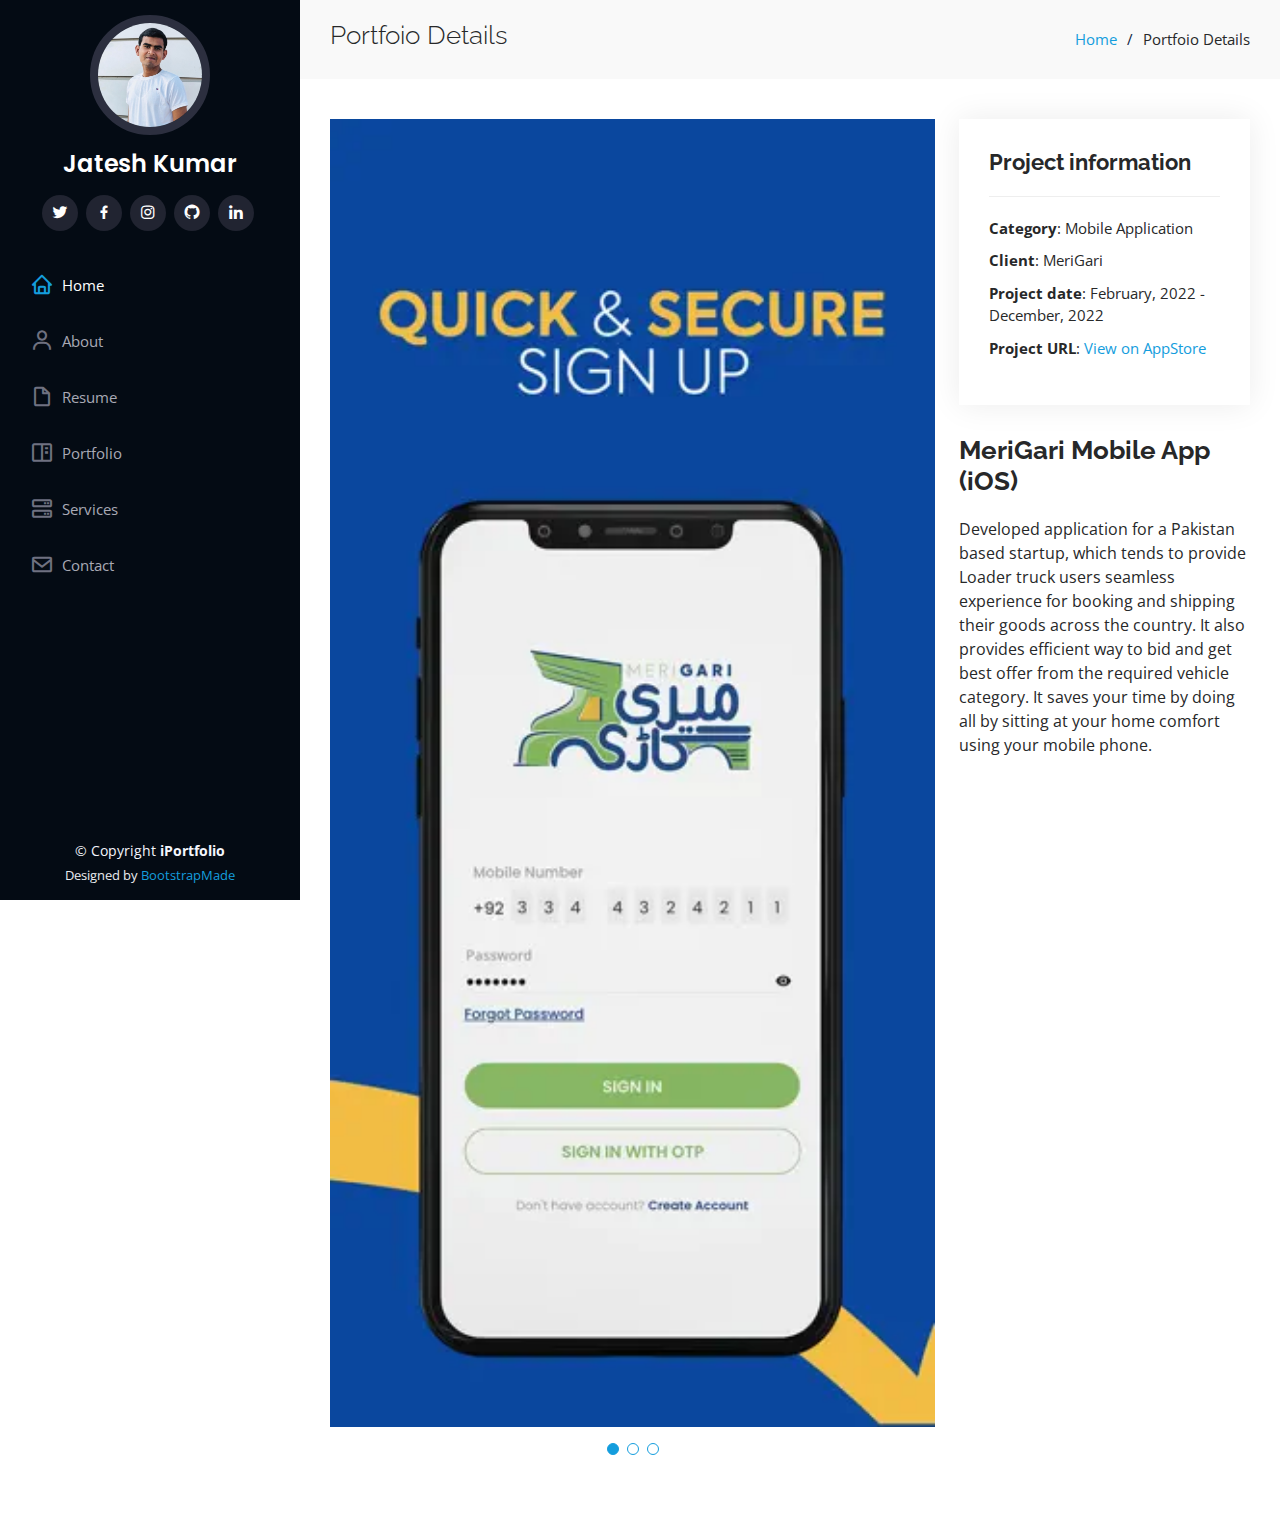
<file: portfolio-details/meri-gari-details.html>
<!DOCTYPE html>
<html lang="en">

<head>
  <meta charset="utf-8">
  <meta content="width=device-width, initial-scale=1.0" name="viewport">

  <title>Meri Gari Details - Jatesh Kumar</title>
  <meta content="" name="description">
  <meta content="" name="keywords">

  <!-- Favicons -->
  <link href="../assets/img/favicon.png" rel="icon">
  <link href="../assets/img/apple-touch-icon.png" rel="apple-touch-icon">

  <!-- Google Fonts -->
  <link href="https://fonts.googleapis.com/css?family=Open+Sans:300,300i,400,400i,600,600i,700,700i|Raleway:300,300i,400,400i,500,500i,600,600i,700,700i|Poppins:300,300i,400,400i,500,500i,600,600i,700,700i" rel="stylesheet">

  <!-- Vendor CSS Files -->
  <link href="../assets/vendor/aos/aos.css" rel="stylesheet">
  <link href="../assets/vendor/bootstrap/css/bootstrap.min.css" rel="stylesheet">
  <link href="../assets/vendor/bootstrap-icons/bootstrap-icons.css" rel="stylesheet">
  <link href="../assets/vendor/boxicons/css/boxicons.min.css" rel="stylesheet">
  <link href="../assets/vendor/glightbox/css/glightbox.min.css" rel="stylesheet">
  <link href="../assets/vendor/swiper/swiper-bundle.min.css" rel="stylesheet">

  <!-- Template Main CSS File -->
  <link href="../assets/css/style.css" rel="stylesheet">

  <!-- =======================================================
  * Template Name: iPortfolio
  * Updated: May 30 2023 with Bootstrap v5.3.0
  * Template URL: https://bootstrapmade.com/iportfolio-bootstrap-portfolio-websites-template/
  * Author: BootstrapMade.com
  * License: https://bootstrapmade.com/license/
  ======================================================== -->
</head>

<body>

  <!-- ======= Mobile nav toggle button ======= -->
  <i class="bi bi-list mobile-nav-toggle d-xl-none"></i>

  <!-- ======= Header ======= -->
  <header id="header">
    <div class="d-flex flex-column">

      <div class="profile">
        <img src="../assets/img/jateshprofile.jpg" alt="" class="img-fluid rounded-circle">
        <h1 class="text-light"><a href="index.html">Jatesh Kumar</a></h1>
        <div class="social-links mt-3 text-center">
          <a href="https://x.com/jateshkumarmah1" class="twitter"><i class="bx bxl-twitter"></i></a>
          <a href="https://www.facebook.com/jkmaheshwari08" class="facebook"><i class="bx bxl-facebook"></i></a>
          <a href="https://www.instagram.com/jkmaheshwari98" class="instagram"><i class="bx bxl-instagram"></i></a>
          <a href="https://github.com/jateshkumar" class="github"><i class="bx bxl-github"></i></a>
          <a href="https://www.linkedin.com/in/jkmaheshwari" class="linkedin"><i class="bx bxl-linkedin"></i></a>
        </div>
      </div>

      <nav id="navbar" class="nav-menu navbar">
        <ul>
          <li><a href="#hero" class="nav-link scrollto active"><i class="bx bx-home"></i> <span>Home</span></a></li>
          <li><a href="#about" class="nav-link scrollto"><i class="bx bx-user"></i> <span>About</span></a></li>
          <li><a href="#resume" class="nav-link scrollto"><i class="bx bx-file-blank"></i> <span>Resume</span></a></li>
          <li><a href="#portfolio" class="nav-link scrollto"><i class="bx bx-book-content"></i> <span>Portfolio</span></a></li>
          <li><a href="#services" class="nav-link scrollto"><i class="bx bx-server"></i> <span>Services</span></a></li>
          <li><a href="#contact" class="nav-link scrollto"><i class="bx bx-envelope"></i> <span>Contact</span></a></li>
        </ul>
      </nav><!-- .nav-menu -->
    </div>
  </header><!-- End Header -->

  <main id="main">

    <!-- ======= Breadcrumbs ======= -->
    <section id="breadcrumbs" class="breadcrumbs">
      <div class="container">

        <div class="d-flex justify-content-between align-items-center">
          <h2>Portfoio Details</h2>
          <ol>
            <li><a href="index.html">Home</a></li>
            <li>Portfoio Details</li>
          </ol>
        </div>

      </div>
    </section><!-- End Breadcrumbs -->

    <!-- ======= Portfolio Details Section ======= -->
    <section id="portfolio-details" class="portfolio-details">
      <div class="container">

        <div class="row gy-4">

          <div class="col-lg-8">
            <div class="portfolio-details-slider swiper">
              <div class="swiper-wrapper align-items-center">

                <div class="swiper-slide">
                  <img src="../assets/img/portfolio/MeriGari/MeriGari1.webp" alt="">
                </div>

                <div class="swiper-slide">
                  <img src="../assets/img/portfolio/MeriGari/MeriGari2.webp" alt="">
                </div>

                <div class="swiper-slide">
                  <img src="../assets/img/portfolio/MeriGari/MeriGari3.webp" alt="">
                </div>

              </div>
              <div class="swiper-pagination"></div>
            </div>
          </div>

          <div class="col-lg-4">
            <div class="portfolio-info">
              <h3>Project information</h3>
              <ul>
                <li><strong>Category</strong>: Mobile Application</li>
                <li><strong>Client</strong>: MeriGari</li>
                <li><strong>Project date</strong>:  February, 2022 - December, 2022</li>
                <li><strong>Project URL</strong>: <a href="https://apps.apple.com/pk/app/meri-gari/id1631521260">View on AppStore</a></li>
              </ul>
            </div>
            <div class="portfolio-description">
              <h2>MeriGari Mobile App (iOS)</h2>
              <p>
                Developed application for a Pakistan based startup, which tends to provide Loader truck users seamless experience for booking and shipping their goods across the country. It also provides efficient way to bid and get best offer from the required vehicle category. It saves your time by doing all by sitting at your home comfort using your mobile phone.
              </p>
            </div>
          </div>

        </div>

      </div>
    </section><!-- End Portfolio Details Section -->

  </main><!-- End #main -->

  <!-- ======= Footer ======= -->
  <footer id="footer">
    <div class="container">
      <div class="copyright">
        &copy; Copyright <strong><span>iPortfolio</span></strong>
      </div>
      <div class="credits">
        <!-- All the links in the footer should remain intact. -->
        <!-- You can delete the links only if you purchased the pro version. -->
        <!-- Licensing information: https://bootstrapmade.com/license/ -->
        <!-- Purchase the pro version with working PHP/AJAX contact form: https://bootstrapmade.com/iportfolio-bootstrap-portfolio-websites-template/ -->
        Designed by <a href="https://bootstrapmade.com/">BootstrapMade</a>
      </div>
    </div>
  </footer><!-- End  Footer -->

  <a href="#" class="back-to-top d-flex align-items-center justify-content-center"><i class="bi bi-arrow-up-short"></i></a>

  <!-- Vendor JS Files -->
  <script src="../assets/vendor/purecounter/purecounter_vanilla.js"></script>
  <script src="../assets/vendor/aos/aos.js"></script>
  <script src="../assets/vendor/bootstrap/js/bootstrap.bundle.min.js"></script>
  <script src="../assets/vendor/glightbox/js/glightbox.min.js"></script>
  <script src="../assets/vendor/isotope-layout/isotope.pkgd.min.js"></script>
  <script src="../assets/vendor/swiper/swiper-bundle.min.js"></script>
  <script src="../assets/vendor/typed.js/typed.umd.js"></script>
  <script src="../assets/vendor/waypoints/noframework.waypoints.js"></script>
  <script src="../assets/vendor/php-email-form/validate.js"></script>

  <!-- Template Main JS File -->
  <script src="../assets/js/main.js"></script>

</body>

</html>
</file>
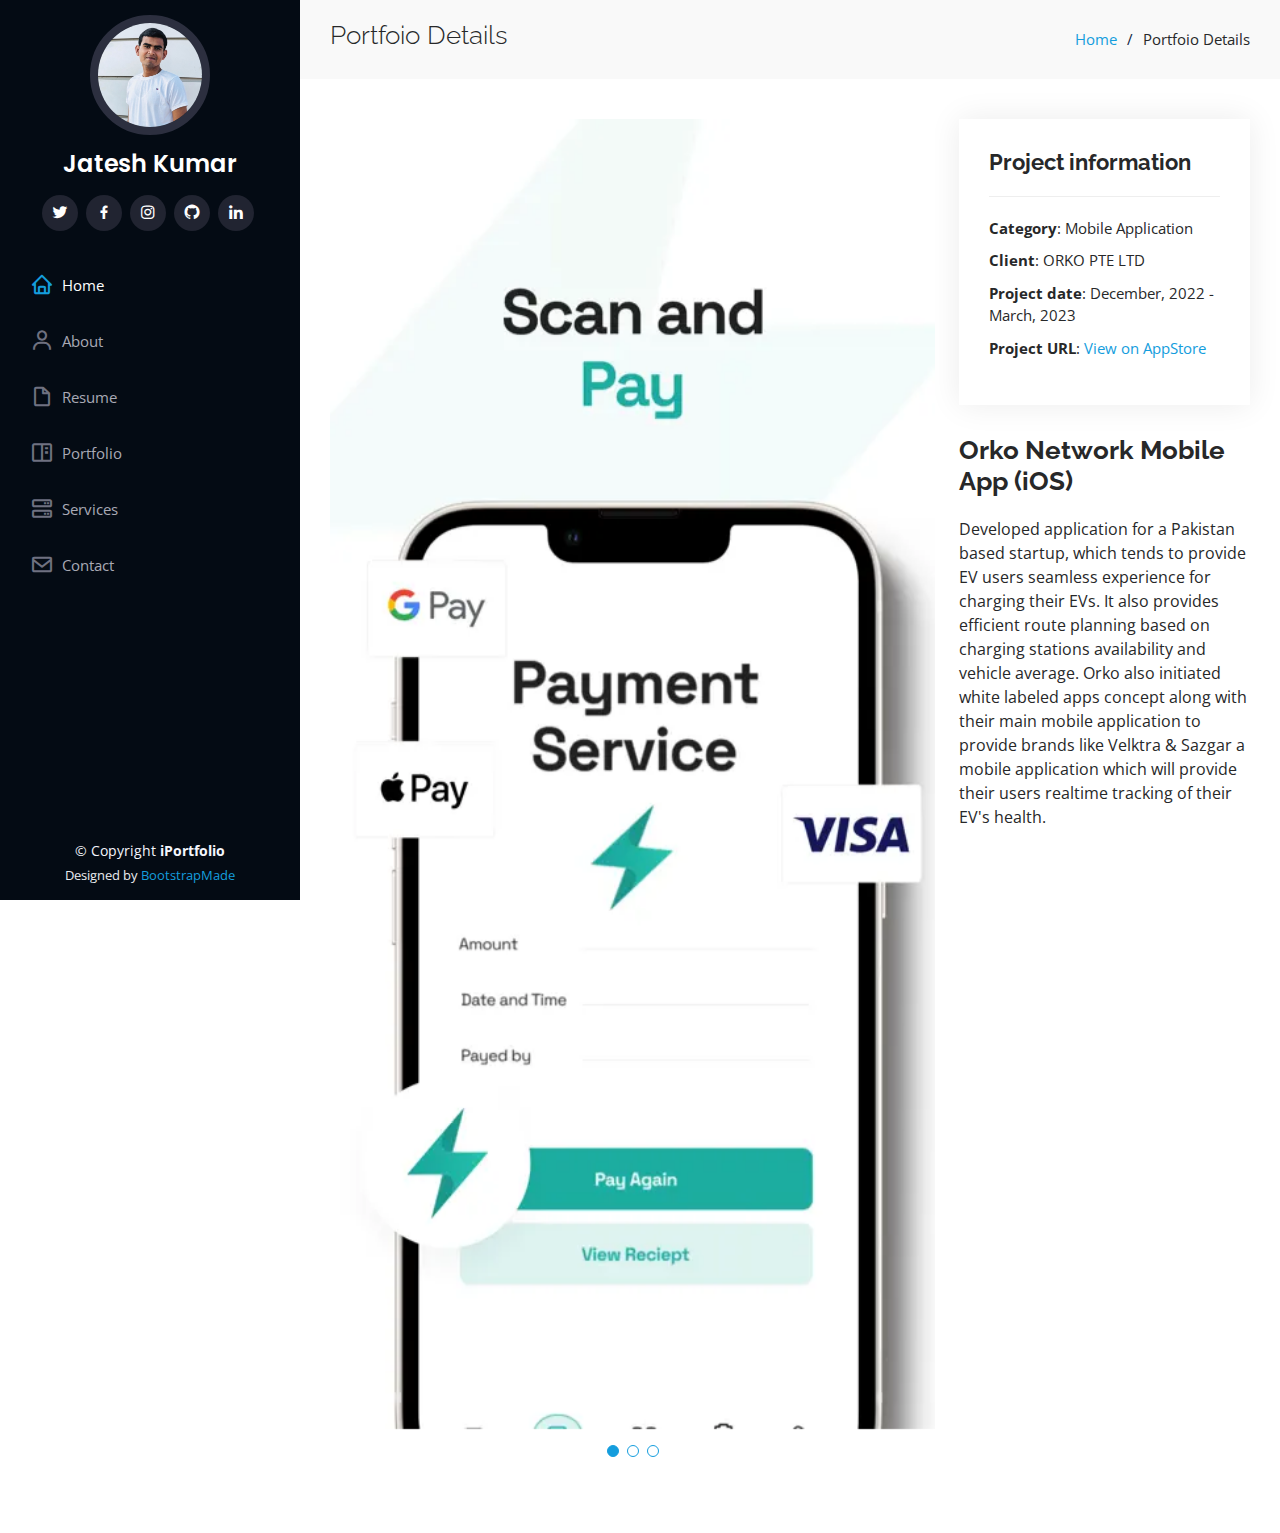
<file: portfolio-details/orko-details.html>
<!DOCTYPE html>
<html lang="en">

<head>
  <meta charset="utf-8">
  <meta content="width=device-width, initial-scale=1.0" name="viewport">

  <title>Orko Details - Jatesh Kumar</title>
  <meta content="" name="description">
  <meta content="" name="keywords">

  <!-- Favicons -->
  <link href="../assets/img/favicon.png" rel="icon">
  <link href="../assets/img/apple-touch-icon.png" rel="apple-touch-icon">

  <!-- Google Fonts -->
  <link href="https://fonts.googleapis.com/css?family=Open+Sans:300,300i,400,400i,600,600i,700,700i|Raleway:300,300i,400,400i,500,500i,600,600i,700,700i|Poppins:300,300i,400,400i,500,500i,600,600i,700,700i" rel="stylesheet">

  <!-- Vendor CSS Files -->
  <link href="../assets/vendor/aos/aos.css" rel="stylesheet">
  <link href="../assets/vendor/bootstrap/css/bootstrap.min.css" rel="stylesheet">
  <link href="../assets/vendor/bootstrap-icons/bootstrap-icons.css" rel="stylesheet">
  <link href="../assets/vendor/boxicons/css/boxicons.min.css" rel="stylesheet">
  <link href="../assets/vendor/glightbox/css/glightbox.min.css" rel="stylesheet">
  <link href="../assets/vendor/swiper/swiper-bundle.min.css" rel="stylesheet">

  <!-- Template Main CSS File -->
  <link href="../assets/css/style.css" rel="stylesheet">

  <!-- =======================================================
  * Template Name: iPortfolio
  * Updated: May 30 2023 with Bootstrap v5.3.0
  * Template URL: https://bootstrapmade.com/iportfolio-bootstrap-portfolio-websites-template/
  * Author: BootstrapMade.com
  * License: https://bootstrapmade.com/license/
  ======================================================== -->
</head>

<body>

  <!-- ======= Mobile nav toggle button ======= -->
  <i class="bi bi-list mobile-nav-toggle d-xl-none"></i>

  <!-- ======= Header ======= -->
  <header id="header">
    <div class="d-flex flex-column">

      <div class="profile">
        <img src="../assets/img/jateshprofile.jpg" alt="" class="img-fluid rounded-circle">
        <h1 class="text-light"><a href="index.html">Jatesh Kumar</a></h1>
        <div class="social-links mt-3 text-center">
          <a href="https://x.com/jateshkumarmah1" class="twitter"><i class="bx bxl-twitter"></i></a>
          <a href="https://www.facebook.com/jkmaheshwari08" class="facebook"><i class="bx bxl-facebook"></i></a>
          <a href="https://www.instagram.com/jkmaheshwari98" class="instagram"><i class="bx bxl-instagram"></i></a>
          <a href="https://github.com/jateshkumar" class="github"><i class="bx bxl-github"></i></a>
          <a href="https://www.linkedin.com/in/jkmaheshwari" class="linkedin"><i class="bx bxl-linkedin"></i></a>
        </div>
      </div>

      <nav id="navbar" class="nav-menu navbar">
        <ul>
          <li><a href="#hero" class="nav-link scrollto active"><i class="bx bx-home"></i> <span>Home</span></a></li>
          <li><a href="#about" class="nav-link scrollto"><i class="bx bx-user"></i> <span>About</span></a></li>
          <li><a href="#resume" class="nav-link scrollto"><i class="bx bx-file-blank"></i> <span>Resume</span></a></li>
          <li><a href="#portfolio" class="nav-link scrollto"><i class="bx bx-book-content"></i> <span>Portfolio</span></a></li>
          <li><a href="#services" class="nav-link scrollto"><i class="bx bx-server"></i> <span>Services</span></a></li>
          <li><a href="#contact" class="nav-link scrollto"><i class="bx bx-envelope"></i> <span>Contact</span></a></li>
        </ul>
      </nav><!-- .nav-menu -->
    </div>
  </header><!-- End Header -->

  <main id="main">

    <!-- ======= Breadcrumbs ======= -->
    <section id="breadcrumbs" class="breadcrumbs">
      <div class="container">

        <div class="d-flex justify-content-between align-items-center">
          <h2>Portfoio Details</h2>
          <ol>
            <li><a href="index.html">Home</a></li>
            <li>Portfoio Details</li>
          </ol>
        </div>

      </div>
    </section><!-- End Breadcrumbs -->

    <!-- ======= Portfolio Details Section ======= -->
    <section id="portfolio-details" class="portfolio-details">
      <div class="container">

        <div class="row gy-4">

          <div class="col-lg-8">
            <div class="portfolio-details-slider swiper">
              <div class="swiper-wrapper align-items-center">

                <div class="swiper-slide">
                  <img src="../assets/img/portfolio/Orko/Orko1.webp" alt="">
                </div>

                <div class="swiper-slide">
                  <img src="../assets/img/portfolio/Orko/Orko2.webp" alt="">
                </div>

                <div class="swiper-slide">
                  <img src="../assets/img/portfolio/Orko/Orko3.webp" alt="">
                </div>
              </div>
              <div class="swiper-pagination"></div>
            </div>
          </div>

          <div class="col-lg-4">
            <div class="portfolio-info">
              <h3>Project information</h3>
              <ul>
                <li><strong>Category</strong>: Mobile Application</li>
                <li><strong>Client</strong>: ORKO PTE LTD</li>
                <li><strong>Project date</strong>:  December, 2022 - March, 2023</li>
                <li><strong>Project URL</strong>: <a href="https://apps.apple.com/al/app/orko-network/id1588216570">View on AppStore</a></li>
              </ul>
            </div>
            <div class="portfolio-description">
              <h2>Orko Network Mobile App (iOS)</h2>
              <p>
                Developed application for a Pakistan based startup, which tends to provide EV users seamless experience for charging their EVs. It also provides efficient route planning based on charging stations availability and vehicle average. Orko also initiated white labeled apps concept along with their main mobile application to provide brands like Velktra & Sazgar a mobile application which will provide their users realtime tracking of their EV's health.
              </p>
            </div>
          </div>

        </div>

      </div>
    </section><!-- End Portfolio Details Section -->

  </main><!-- End #main -->

  <!-- ======= Footer ======= -->
  <footer id="footer">
    <div class="container">
      <div class="copyright">
        &copy; Copyright <strong><span>iPortfolio</span></strong>
      </div>
      <div class="credits">
        <!-- All the links in the footer should remain intact. -->
        <!-- You can delete the links only if you purchased the pro version. -->
        <!-- Licensing information: https://bootstrapmade.com/license/ -->
        <!-- Purchase the pro version with working PHP/AJAX contact form: https://bootstrapmade.com/iportfolio-bootstrap-portfolio-websites-template/ -->
        Designed by <a href="https://bootstrapmade.com/">BootstrapMade</a>
      </div>
    </div>
  </footer><!-- End  Footer -->

  <a href="#" class="back-to-top d-flex align-items-center justify-content-center"><i class="bi bi-arrow-up-short"></i></a>

  <!-- Vendor JS Files -->
  <script src="../assets/vendor/purecounter/purecounter_vanilla.js"></script>
  <script src="../assets/vendor/aos/aos.js"></script>
  <script src="../assets/vendor/bootstrap/js/bootstrap.bundle.min.js"></script>
  <script src="../assets/vendor/glightbox/js/glightbox.min.js"></script>
  <script src="../assets/vendor/isotope-layout/isotope.pkgd.min.js"></script>
  <script src="../assets/vendor/swiper/swiper-bundle.min.js"></script>
  <script src="../assets/vendor/typed.js/typed.umd.js"></script>
  <script src="../assets/vendor/waypoints/noframework.waypoints.js"></script>
  <script src="../assets/vendor/php-email-form/validate.js"></script>

  <!-- Template Main JS File -->
  <script src="../assets/js/main.js"></script>

</body>

</html>
</file>
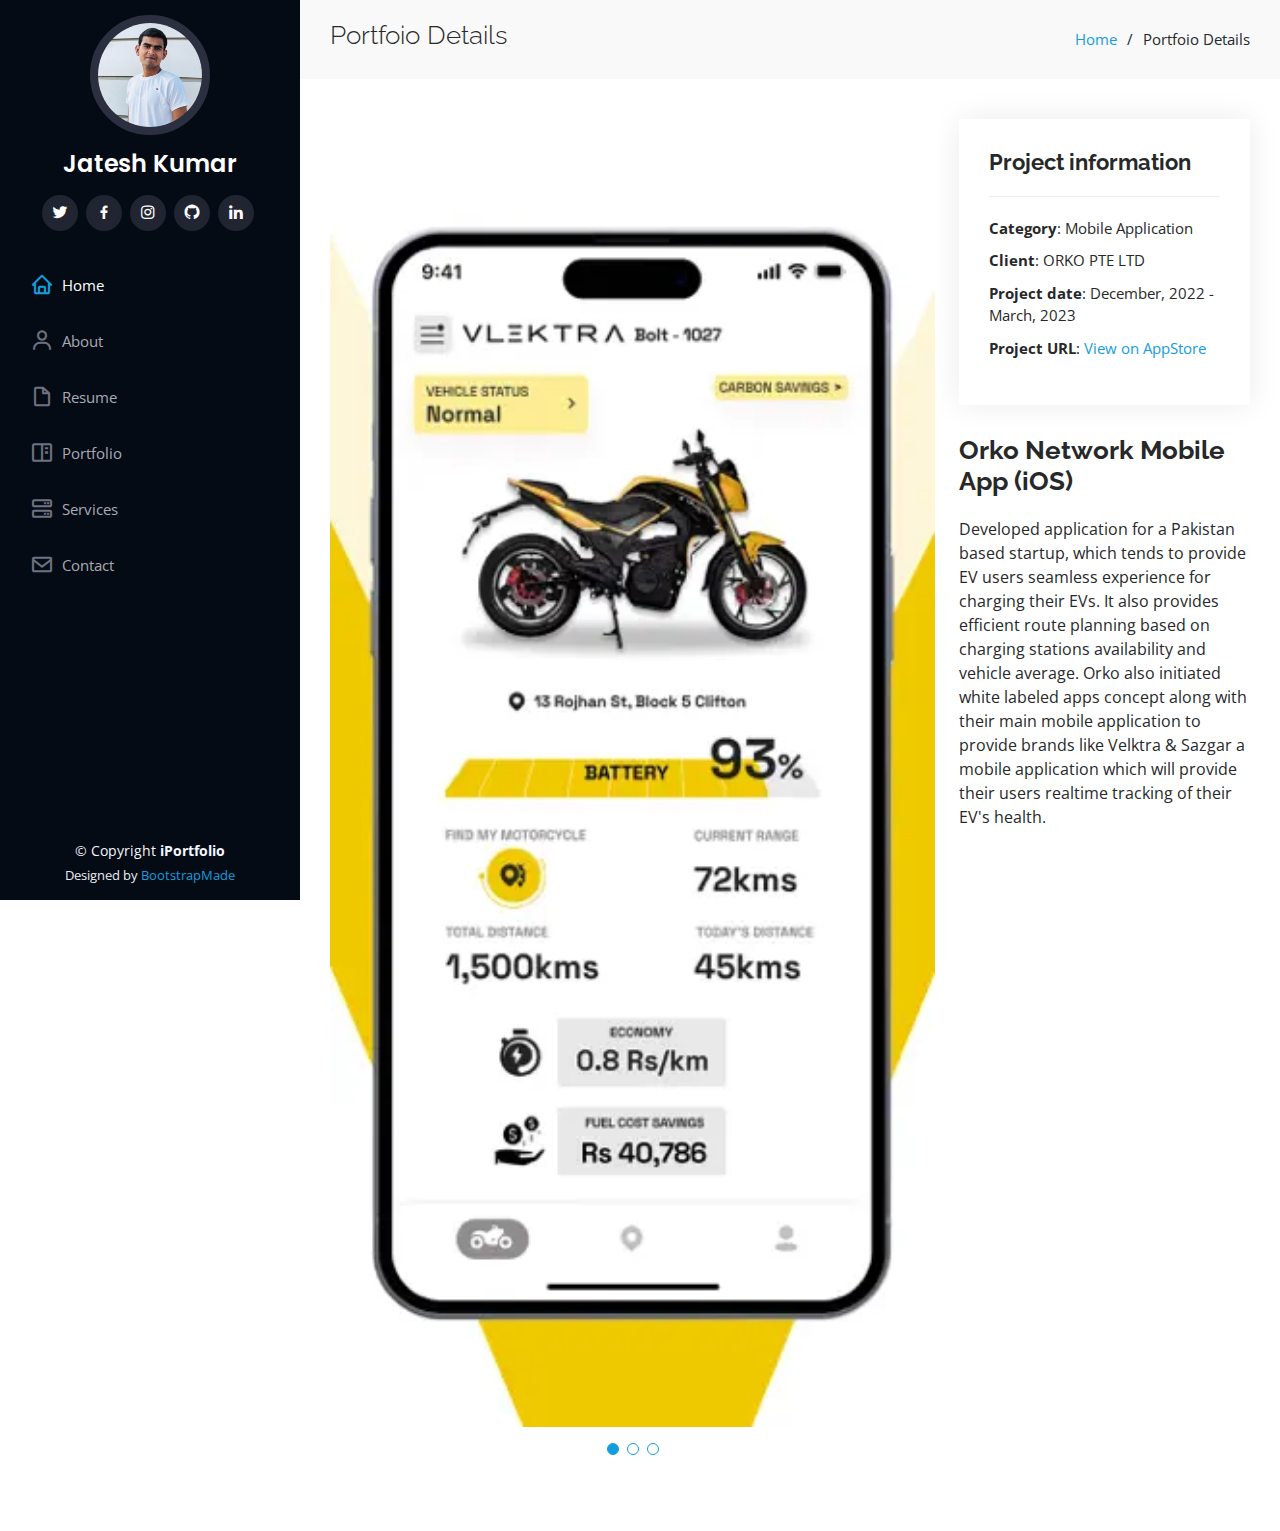
<file: portfolio-details/vlektra-details.html>
<!DOCTYPE html>
<html lang="en">

<head>
  <meta charset="utf-8">
  <meta content="width=device-width, initial-scale=1.0" name="viewport">

  <title>Vlektra Details - Jatesh Kumar</title>
  <meta content="" name="description">
  <meta content="" name="keywords">

  <!-- Favicons -->
  <link href="../assets/img/favicon.png" rel="icon">
  <link href="../assets/img/apple-touch-icon.png" rel="apple-touch-icon">

  <!-- Google Fonts -->
  <link href="https://fonts.googleapis.com/css?family=Open+Sans:300,300i,400,400i,600,600i,700,700i|Raleway:300,300i,400,400i,500,500i,600,600i,700,700i|Poppins:300,300i,400,400i,500,500i,600,600i,700,700i" rel="stylesheet">

  <!-- Vendor CSS Files -->
  <link href="../assets/vendor/aos/aos.css" rel="stylesheet">
  <link href="../assets/vendor/bootstrap/css/bootstrap.min.css" rel="stylesheet">
  <link href="../assets/vendor/bootstrap-icons/bootstrap-icons.css" rel="stylesheet">
  <link href="../assets/vendor/boxicons/css/boxicons.min.css" rel="stylesheet">
  <link href="../assets/vendor/glightbox/css/glightbox.min.css" rel="stylesheet">
  <link href="../assets/vendor/swiper/swiper-bundle.min.css" rel="stylesheet">

  <!-- Template Main CSS File -->
  <link href="../assets/css/style.css" rel="stylesheet">

  <!-- =======================================================
  * Template Name: iPortfolio
  * Updated: May 30 2023 with Bootstrap v5.3.0
  * Template URL: https://bootstrapmade.com/iportfolio-bootstrap-portfolio-websites-template/
  * Author: BootstrapMade.com
  * License: https://bootstrapmade.com/license/
  ======================================================== -->
</head>

<body>

  <!-- ======= Mobile nav toggle button ======= -->
  <i class="bi bi-list mobile-nav-toggle d-xl-none"></i>

  <!-- ======= Header ======= -->
  <header id="header">
    <div class="d-flex flex-column">

      <div class="profile">
        <img src="../assets/img/jateshprofile.jpg" alt="" class="img-fluid rounded-circle">
        <h1 class="text-light"><a href="index.html">Jatesh Kumar</a></h1>
        <div class="social-links mt-3 text-center">
          <a href="https://x.com/jateshkumarmah1" class="twitter"><i class="bx bxl-twitter"></i></a>
          <a href="https://www.facebook.com/jkmaheshwari08" class="facebook"><i class="bx bxl-facebook"></i></a>
          <a href="https://www.instagram.com/jkmaheshwari98" class="instagram"><i class="bx bxl-instagram"></i></a>
          <a href="https://github.com/jateshkumar" class="github"><i class="bx bxl-github"></i></a>
          <a href="https://www.linkedin.com/in/jkmaheshwari" class="linkedin"><i class="bx bxl-linkedin"></i></a>
        </div>
      </div>

      <nav id="navbar" class="nav-menu navbar">
        <ul>
          <li><a href="#hero" class="nav-link scrollto active"><i class="bx bx-home"></i> <span>Home</span></a></li>
          <li><a href="#about" class="nav-link scrollto"><i class="bx bx-user"></i> <span>About</span></a></li>
          <li><a href="#resume" class="nav-link scrollto"><i class="bx bx-file-blank"></i> <span>Resume</span></a></li>
          <li><a href="#portfolio" class="nav-link scrollto"><i class="bx bx-book-content"></i> <span>Portfolio</span></a></li>
          <li><a href="#services" class="nav-link scrollto"><i class="bx bx-server"></i> <span>Services</span></a></li>
          <li><a href="#contact" class="nav-link scrollto"><i class="bx bx-envelope"></i> <span>Contact</span></a></li>
        </ul>
      </nav><!-- .nav-menu -->
    </div>
  </header><!-- End Header -->

  <main id="main">

    <!-- ======= Breadcrumbs ======= -->
    <section id="breadcrumbs" class="breadcrumbs">
      <div class="container">

        <div class="d-flex justify-content-between align-items-center">
          <h2>Portfoio Details</h2>
          <ol>
            <li><a href="index.html">Home</a></li>
            <li>Portfoio Details</li>
          </ol>
        </div>

      </div>
    </section><!-- End Breadcrumbs -->

    <!-- ======= Portfolio Details Section ======= -->
    <section id="portfolio-details" class="portfolio-details">
      <div class="container">

        <div class="row gy-4">

          <div class="col-lg-8">
            <div class="portfolio-details-slider swiper">
              <div class="swiper-wrapper align-items-center">

                <div class="swiper-slide">
                  <img src="../assets/img/portfolio/Vlektra/Vlektra1.webp" alt="">
                </div>

                <div class="swiper-slide">
                  <img src="../assets/img/portfolio/Vlektra/Vlektra2.webp" alt="">
                </div>

                <div class="swiper-slide">
                  <img src="../assets/img/portfolio/Vlektra/Vlektra3.webp" alt="">
                </div>
              </div>
              <div class="swiper-pagination"></div>
            </div>
          </div>

          <div class="col-lg-4">
            <div class="portfolio-info">
              <h3>Project information</h3>
              <ul>
                <li><strong>Category</strong>: Mobile Application</li>
                <li><strong>Client</strong>: ORKO PTE LTD</li>
                <li><strong>Project date</strong>:  December, 2022 - March, 2023</li>
                <li><strong>Project URL</strong>: <a href="https://apps.apple.com/mr/app/vlektra/id6446242258">View on AppStore</a></li>
              </ul>
            </div>
            <div class="portfolio-description">
              <h2>Orko Network Mobile App (iOS)</h2>
              <p>
                Developed application for a Pakistan based startup, which tends to provide EV users seamless experience for charging their EVs. It also provides efficient route planning based on charging stations availability and vehicle average. Orko also initiated white labeled apps concept along with their main mobile application to provide brands like Velktra & Sazgar a mobile application which will provide their users realtime tracking of their EV's health.
              </p>
            </div>
          </div>

        </div>

      </div>
    </section><!-- End Portfolio Details Section -->

  </main><!-- End #main -->

  <!-- ======= Footer ======= -->
  <footer id="footer">
    <div class="container">
      <div class="copyright">
        &copy; Copyright <strong><span>iPortfolio</span></strong>
      </div>
      <div class="credits">
        <!-- All the links in the footer should remain intact. -->
        <!-- You can delete the links only if you purchased the pro version. -->
        <!-- Licensing information: https://bootstrapmade.com/license/ -->
        <!-- Purchase the pro version with working PHP/AJAX contact form: https://bootstrapmade.com/iportfolio-bootstrap-portfolio-websites-template/ -->
        Designed by <a href="https://bootstrapmade.com/">BootstrapMade</a>
      </div>
    </div>
  </footer><!-- End  Footer -->

  <a href="#" class="back-to-top d-flex align-items-center justify-content-center"><i class="bi bi-arrow-up-short"></i></a>

  <!-- Vendor JS Files -->
  <script src="../assets/vendor/purecounter/purecounter_vanilla.js"></script>
  <script src="../assets/vendor/aos/aos.js"></script>
  <script src="../assets/vendor/bootstrap/js/bootstrap.bundle.min.js"></script>
  <script src="../assets/vendor/glightbox/js/glightbox.min.js"></script>
  <script src="../assets/vendor/isotope-layout/isotope.pkgd.min.js"></script>
  <script src="../assets/vendor/swiper/swiper-bundle.min.js"></script>
  <script src="../assets/vendor/typed.js/typed.umd.js"></script>
  <script src="../assets/vendor/waypoints/noframework.waypoints.js"></script>
  <script src="../assets/vendor/php-email-form/validate.js"></script>

  <!-- Template Main JS File -->
  <script src="../assets/js/main.js"></script>

</body>

</html>
</file>
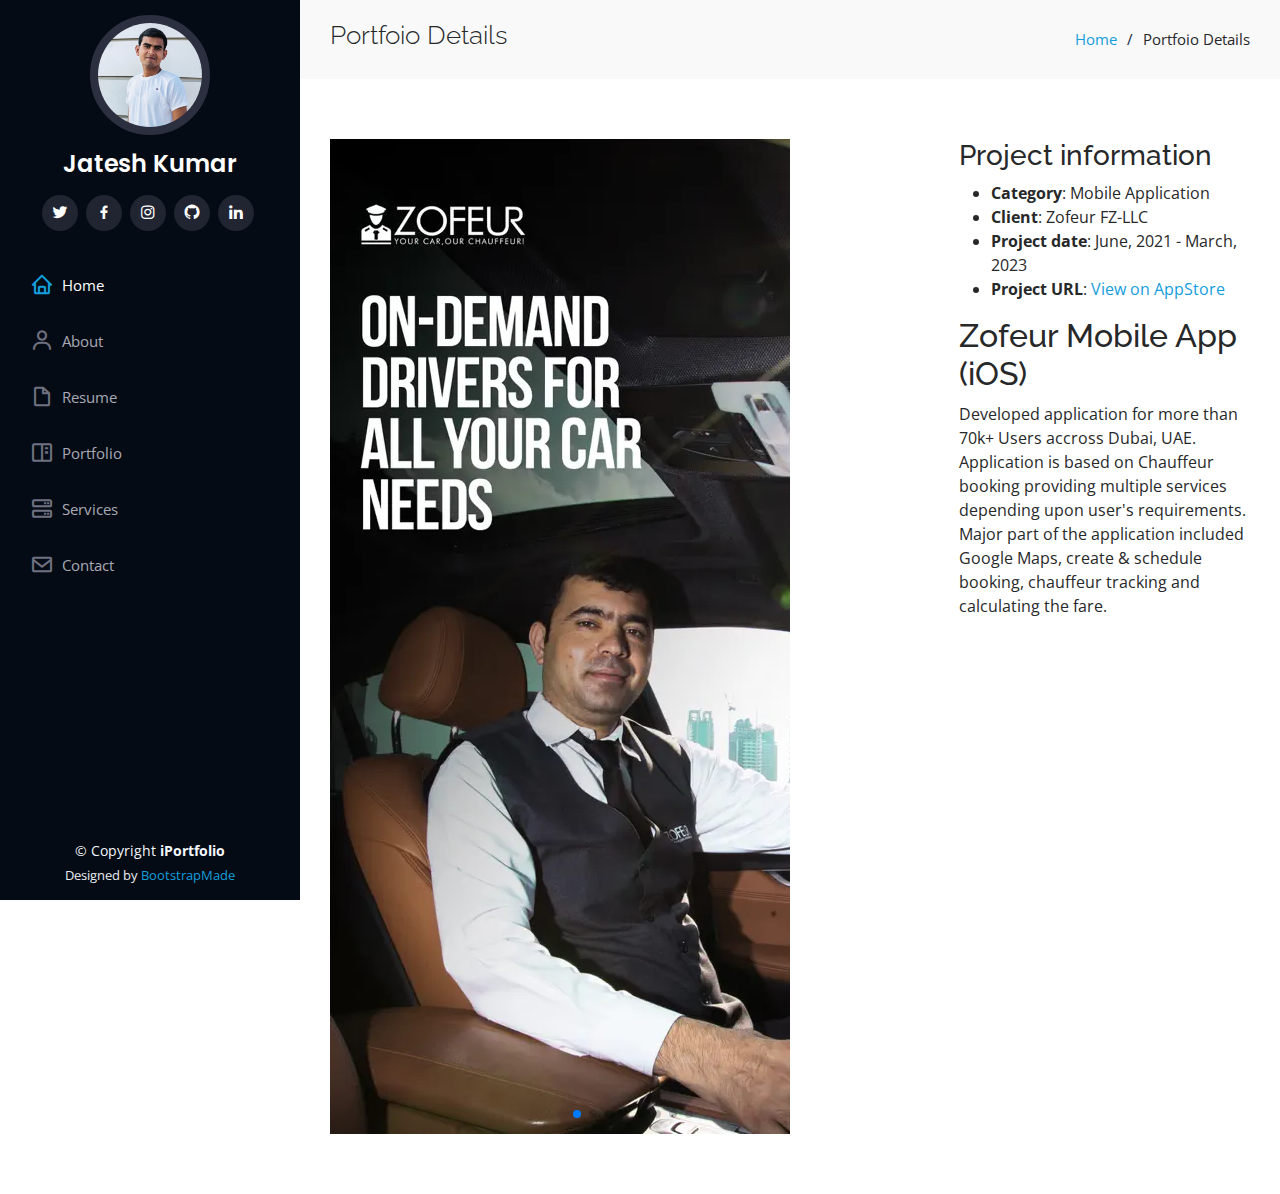
<file: portfolio-details/zofeur-details.html>
<!DOCTYPE html>
<html lang="en">

<head>
  <meta charset="utf-8">
  <meta content="width=device-width, initial-scale=1.0" name="viewport">

  <title>Zofeur Details - Jatesh Kumar</title>
  <meta content="" name="description">
  <meta content="" name="keywords">

  <!-- Favicons -->
  <link href="../assets/img/favicon.png" rel="icon">
  <link href="../assets/img/apple-touch-icon.png" rel="apple-touch-icon">

  <!-- Google Fonts -->
  <link href="https://fonts.googleapis.com/css?family=Open+Sans:300,300i,400,400i,600,600i,700,700i|Raleway:300,300i,400,400i,500,500i,600,600i,700,700i|Poppins:300,300i,400,400i,500,500i,600,600i,700,700i" rel="stylesheet">

  <!-- Vendor CSS Files -->
  <link href="../assets/vendor/aos/aos.css" rel="stylesheet">
  <link href="../assets/vendor/bootstrap/css/bootstrap.min.css" rel="stylesheet">
  <link href="../assets/vendor/bootstrap-icons/bootstrap-icons.css" rel="stylesheet">
  <link href="../assets/vendor/boxicons/css/boxicons.min.css" rel="stylesheet">
  <link href="../assets/vendor/glightbox/css/glightbox.min.css" rel="stylesheet">
  <link href="../assets/vendor/swiper/swiper-bundle.min.css" rel="stylesheet">

  <!-- Template Main CSS File -->
  <link href="../assets/css/style.css" rel="stylesheet">

  <!-- =======================================================
  * Template Name: iPortfolio
  * Updated: May 30 2023 with Bootstrap v5.3.0
  * Template URL: https://bootstrapmade.com/iportfolio-bootstrap-portfolio-websites-template/
  * Author: BootstrapMade.com
  * License: https://bootstrapmade.com/license/
  ======================================================== -->
</head>

<body>

  <!-- ======= Mobile nav toggle button ======= -->
  <i class="bi bi-list mobile-nav-toggle d-xl-none"></i>

  <!-- ======= Header ======= -->
  <header id="header">
    <div class="d-flex flex-column">

      <div class="profile">
        <img src="../assets/img/jateshprofile.jpg" alt="" class="img-fluid rounded-circle">
        <h1 class="text-light"><a href="index.html">Jatesh Kumar</a></h1>
        <div class="social-links mt-3 text-center">
          <a href="https://x.com/jateshkumarmah1" class="twitter"><i class="bx bxl-twitter"></i></a>
          <a href="https://www.facebook.com/jkmaheshwari08" class="facebook"><i class="bx bxl-facebook"></i></a>
          <a href="https://www.instagram.com/jkmaheshwari98" class="instagram"><i class="bx bxl-instagram"></i></a>
          <a href="https://github.com/jateshkumar" class="github"><i class="bx bxl-github"></i></a>
          <a href="https://www.linkedin.com/in/jkmaheshwari" class="linkedin"><i class="bx bxl-linkedin"></i></a>
        </div>
      </div>

      <nav id="navbar" class="nav-menu navbar">
        <ul>
          <li><a href="#hero" class="nav-link scrollto active"><i class="bx bx-home"></i> <span>Home</span></a></li>
          <li><a href="#about" class="nav-link scrollto"><i class="bx bx-user"></i> <span>About</span></a></li>
          <li><a href="#resume" class="nav-link scrollto"><i class="bx bx-file-blank"></i> <span>Resume</span></a></li>
          <li><a href="#portfolio" class="nav-link scrollto"><i class="bx bx-book-content"></i> <span>Portfolio</span></a></li>
          <li><a href="#services" class="nav-link scrollto"><i class="bx bx-server"></i> <span>Services</span></a></li>
          <li><a href="#contact" class="nav-link scrollto"><i class="bx bx-envelope"></i> <span>Contact</span></a></li>
        </ul>
      </nav><!-- .nav-menu -->
    </div>
  </header><!-- End Header -->

  <main id="main">

    <!-- ======= Breadcrumbs ======= -->
    <section id="breadcrumbs" class="breadcrumbs">
      <div class="container">

        <div class="d-flex justify-content-between align-items-center">
          <h2>Portfoio Details</h2>
          <ol>
            <li><a href="index.html">Home</a></li>
            <li>Portfoio Details</li>
          </ol>
        </div>

      </div>
    </section><!-- End Breadcrumbs -->

    <!-- ======= Portfolio Details Section ======= -->
    <section id="portfolio-details" class="zofeur-details">
      <div class="container">

        <div class="row gy-4">

          <div class="col-lg-8">
            <div class="portfolio-details-slider swiper">
              <div class="swiper-wrapper align-items-center">

                <div class="swiper-slide">
                  <img src="../assets/img/portfolio/Zofeur/Zofeur1.webp" alt="">
                </div>

                <div class="swiper-slide">
                  <img src="../assets/img/portfolio/Zofeur/Zofeur2.webp" alt="">
                </div>

                <div class="swiper-slide">
                  <img src="../assets/img/portfolio/Zofeur/Zofeur3.webp" alt="">
                </div>

                <div class="swiper-slide">
                  <img src="../assets/img/portfolio/Zofeur/Zofeur4.webp" alt="">
                </div>

                <div class="swiper-slide">
                  <img src="../assets/img/portfolio/Zofeur/Zofeur5.webp" alt="">
                </div>

                <div class="swiper-slide">
                  <img src="../assets/img/portfolio/Zofeur/Zofeur6.webp" alt="">
                </div>

                <div class="swiper-slide">
                  <img src="../assets/img/portfolio/Zofeur/Zofeur7.webp" alt="">
                </div>

                <div class="swiper-slide">
                  <img src="../assets/img/portfolio/Zofeur/Zofeur8.webp" alt="">
                </div>

              </div>
              <div class="swiper-pagination"></div>
            </div>
          </div>

          <div class="col-lg-4">
            <div class="portfolio-info">
              <h3>Project information</h3>
              <ul>
                <li><strong>Category</strong>: Mobile Application</li>
                <li><strong>Client</strong>: Zofeur FZ-LLC</li>
                <li><strong>Project date</strong>:  June, 2021 - March, 2023</li>
                <li><strong>Project URL</strong>: <a href="https://apps.apple.com/us/app/zofeur-hire-a-safe-driver/id1520275979">View on AppStore</a></li>
              </ul>
            </div>
            <div class="portfolio-description">
              <h2>Zofeur Mobile App (iOS)</h2>
              <p>
                Developed application for more than 70k+ Users accross Dubai, UAE. Application is based on Chauffeur booking providing multiple services depending upon user's requirements. Major part of the application included Google Maps, create & schedule booking, chauffeur tracking and calculating the fare.
              </p>
            </div>
          </div>

        </div>

      </div>
    </section><!-- End Portfolio Details Section -->

  </main><!-- End #main -->

  <!-- ======= Footer ======= -->
  <footer id="footer">
    <div class="container">
      <div class="copyright">
        &copy; Copyright <strong><span>iPortfolio</span></strong>
      </div>
      <div class="credits">
        <!-- All the links in the footer should remain intact. -->
        <!-- You can delete the links only if you purchased the pro version. -->
        <!-- Licensing information: https://bootstrapmade.com/license/ -->
        <!-- Purchase the pro version with working PHP/AJAX contact form: https://bootstrapmade.com/iportfolio-bootstrap-portfolio-websites-template/ -->
        Designed by <a href="https://bootstrapmade.com/">BootstrapMade</a>
      </div>
    </div>
  </footer><!-- End  Footer -->

  <a href="#" class="back-to-top d-flex align-items-center justify-content-center"><i class="bi bi-arrow-up-short"></i></a>

  <!-- Vendor JS Files -->
  <script src="../assets/vendor/purecounter/purecounter_vanilla.js"></script>
  <script src="../assets/vendor/aos/aos.js"></script>
  <script src="../assets/vendor/bootstrap/js/bootstrap.bundle.min.js"></script>
  <script src="../assets/vendor/glightbox/js/glightbox.min.js"></script>
  <script src="../assets/vendor/isotope-layout/isotope.pkgd.min.js"></script>
  <script src="../assets/vendor/swiper/swiper-bundle.min.js"></script>
  <script src="../assets/vendor/typed.js/typed.umd.js"></script>
  <script src="../assets/vendor/waypoints/noframework.waypoints.js"></script>
  <script src="../assets/vendor/php-email-form/validate.js"></script>

  <!-- Template Main JS File -->
  <script src="../assets/js/main.js"></script>

</body>

</html>
</file>
<file: assets/css/style.css>
/**
* Template Name: iPortfolio
* Updated: May 30 2023 with Bootstrap v5.3.0
* Template URL: https://bootstrapmade.com/iportfolio-bootstrap-portfolio-websites-template/
* Author: BootstrapMade.com
* License: https://bootstrapmade.com/license/
*/

/*--------------------------------------------------------------
# General
--------------------------------------------------------------*/
body {
  font-family: "Open Sans", sans-serif;
  color: #272829;
}

a {
  color: #149ddd;
  text-decoration: none;
}

a:hover {
  color: #37b3ed;
  text-decoration: none;
}

h1,
h2,
h3,
h4,
h5,
h6 {
  font-family: "Raleway", sans-serif;
}

/*--------------------------------------------------------------
# Back to top button
--------------------------------------------------------------*/
.back-to-top {
  position: fixed;
  visibility: hidden;
  opacity: 0;
  right: 15px;
  bottom: 15px;
  z-index: 996;
  background: #149ddd;
  width: 40px;
  height: 40px;
  border-radius: 50px;
  transition: all 0.4s;
}

.back-to-top i {
  font-size: 28px;
  color: #fff;
  line-height: 0;
}

.back-to-top:hover {
  background: #2eafec;
  color: #fff;
}

.back-to-top.active {
  visibility: visible;
  opacity: 1;
}

/*--------------------------------------------------------------
# Header
--------------------------------------------------------------*/
#header {
  position: fixed;
  top: 0;
  left: 0;
  bottom: 0;
  width: 300px;
  transition: all ease-in-out 0.5s;
  z-index: 9997;
  transition: all 0.5s;
  padding: 0 15px;
  background: #040b14;
  overflow-y: auto;
}

#header .profile img {
  margin: 15px auto;
  display: block;
  width: 120px;
  border: 8px solid #2c2f3f;
}

#header .profile h1 {
  font-size: 24px;
  margin: 0;
  padding: 0;
  font-weight: 600;
  -moz-text-align-last: center;
  text-align-last: center;
  font-family: "Poppins", sans-serif;
}

#header .profile h1 a,
#header .profile h1 a:hover {
  color: #fff;
  text-decoration: none;
}

#header .profile .social-links a {
  font-size: 18px;
  display: inline-block;
  background: #212431;
  color: #fff;
  line-height: 1;
  padding: 8px 0;
  margin-right: 4px;
  border-radius: 50%;
  text-align: center;
  width: 36px;
  height: 36px;
  transition: 0.3s;
}

#header .profile .social-links a:hover {
  background: #149ddd;
  color: #fff;
  text-decoration: none;
}

#main {
  margin-left: 300px;
}

.container,
.container-fluid {
  padding-left: 30px;
  padding-right: 30px;
}

@media (max-width: 1199px) {
  #header {
    left: -300px;
  }

  #main {
    margin-left: 0;
  }

  .container,
  .container-fluid {
    padding-left: 12px;
    padding-right: 12px;
  }
}

/*--------------------------------------------------------------
# Navigation Menu
--------------------------------------------------------------*/
/* Desktop Navigation */
.nav-menu {
  padding: 30px 0 0 0;
}

.nav-menu * {
  margin: 0;
  padding: 0;
  list-style: none;
}

.nav-menu>ul>li {
  position: relative;
  white-space: nowrap;
}

.nav-menu a,
.nav-menu a:focus {
  display: flex;
  align-items: center;
  color: #a8a9b4;
  padding: 12px 15px;
  margin-bottom: 8px;
  transition: 0.3s;
  font-size: 15px;
}

.nav-menu a i,
.nav-menu a:focus i {
  font-size: 24px;
  padding-right: 8px;
  color: #6f7180;
}

.nav-menu a:hover,
.nav-menu .active,
.nav-menu .active:focus,
.nav-menu li:hover>a {
  text-decoration: none;
  color: #fff;
}

.nav-menu a:hover i,
.nav-menu .active i,
.nav-menu .active:focus i,
.nav-menu li:hover>a i {
  color: #149ddd;
}

/* Mobile Navigation */
.mobile-nav-toggle {
  position: fixed;
  right: 15px;
  top: 15px;
  z-index: 9998;
  border: 0;
  font-size: 24px;
  transition: all 0.4s;
  outline: none !important;
  background-color: #149ddd;
  color: #fff;
  width: 40px;
  height: 40px;
  display: inline-flex;
  align-items: center;
  justify-content: center;
  line-height: 0;
  border-radius: 50px;
  cursor: pointer;
}

.mobile-nav-active {
  overflow: hidden;
}

.mobile-nav-active #header {
  left: 0;
}

/*--------------------------------------------------------------
# Hero Section
--------------------------------------------------------------*/
#hero {
  width: 100%;
  height: 100vh;
  background: url("../img/jateshbg.jpg") top center;
  background-size: cover;
}

#hero:before {
  content: "";
  background: rgba(5, 13, 24, 0.3);
  position: absolute;
  bottom: 0;
  top: 0;
  left: 0;
  right: 0;
  z-index: 1;
}

#hero .hero-container {
  position: relative;
  z-index: 2;
  min-width: 300px;
}

#hero h1 {
  margin: 0 0 10px 0;
  font-size: 64px;
  font-weight: 700;
  line-height: 56px;
  color: #fff;
}

#hero p {
  color: #fff;
  margin-bottom: 50px;
  font-size: 26px;
  font-family: "Poppins", sans-serif;
}

#hero p span {
  color: #fff;
  padding-bottom: 4px;
  letter-spacing: 1px;
  border-bottom: 3px solid #149ddd;
}

@media (min-width: 1024px) {
  #hero {
    background-attachment: fixed;
  }
}

@media (max-width: 768px) {
  #hero h1 {
    font-size: 28px;
    line-height: 36px;
  }

  #hero h2 {
    font-size: 18px;
    line-height: 24px;
    margin-bottom: 30px;
  }
}

/*--------------------------------------------------------------
# Sections General
--------------------------------------------------------------*/
section {
  padding: 60px 0;
  overflow: hidden;
}

.section-bg {
  background: #f5f8fd;
}

.section-title {
  padding-bottom: 30px;
}

.section-title h2 {
  font-size: 32px;
  font-weight: bold;
  margin-bottom: 20px;
  padding-bottom: 20px;
  position: relative;
  color: #173b6c;
}

.section-title h2::after {
  content: "";
  position: absolute;
  display: block;
  width: 50px;
  height: 3px;
  background: #149ddd;
  bottom: 0;
  left: 0;
}

.section-title p {
  margin-bottom: 0;
}

/*--------------------------------------------------------------
# About
--------------------------------------------------------------*/
.about .content h3 {
  font-weight: 700;
  font-size: 26px;
  color: #173b6c;
}

.about .content ul {
  list-style: none;
  padding: 0;
}

.about .content ul li {
  margin-bottom: 20px;
  display: flex;
  align-items: center;
}

.about .content ul strong {
  margin-right: 10px;
}

.about .content ul i {
  font-size: 16px;
  margin-right: 5px;
  color: #149ddd;
  line-height: 0;
}

.about .content p:last-child {
  margin-bottom: 0;
}

/*--------------------------------------------------------------
# Facts
--------------------------------------------------------------*/
.facts {
  padding-bottom: 30px;
}

.facts .count-box {
  padding: 30px;
  width: 100%;
}

.facts .count-box i {
  display: block;
  font-size: 44px;
  color: #149ddd;
  float: left;
  line-height: 0;
}

.facts .count-box span {
  font-size: 48px;
  line-height: 40px;
  display: block;
  font-weight: 700;
  color: #050d18;
  margin-left: 60px;
}

.facts .count-box p {
  padding: 15px 0 0 0;
  margin: 0 0 0 60px;
  font-family: "Raleway", sans-serif;
  font-size: 14px;
  color: #122f57;
}

.facts .count-box a {
  font-weight: 600;
  display: block;
  margin-top: 20px;
  color: #122f57;
  font-size: 15px;
  font-family: "Poppins", sans-serif;
  transition: ease-in-out 0.3s;
}

.facts .count-box a:hover {
  color: #1f5297;
}

/*--------------------------------------------------------------
# Akills
--------------------------------------------------------------*/
.skills .progress {
  height: 60px;
  display: block;
  background: none;
  border-radius: 0;
}

.skills .progress .skill {
  padding: 0;
  margin: 0 0 6px 0;
  text-transform: uppercase;
  display: block;
  font-weight: 600;
  font-family: "Poppins", sans-serif;
  color: #050d18;
}

.skills .progress .skill .val {
  float: right;
  font-style: normal;
}

.skills .progress-bar-wrap {
  background: #dce8f8;
  height: 10px;
}

.skills .progress-bar {
  width: 1px;
  height: 10px;
  transition: 0.9s;
  background-color: #149ddd;
}

/*--------------------------------------------------------------
# Resume
--------------------------------------------------------------*/
.resume .resume-title {
  font-size: 26px;
  font-weight: 700;
  margin-top: 20px;
  margin-bottom: 20px;
  color: #050d18;
}

.resume .resume-item {
  padding: 0 0 20px 20px;
  margin-top: -2px;
  border-left: 2px solid #1f5297;
  position: relative;
}

.resume .resume-item h4 {
  line-height: 18px;
  font-size: 18px;
  font-weight: 600;
  text-transform: uppercase;
  font-family: "Poppins", sans-serif;
  color: #050d18;
  margin-bottom: 10px;
}

.resume .resume-item h5 {
  font-size: 16px;
  background: #e4edf9;
  padding: 5px 15px;
  display: inline-block;
  font-weight: 600;
  margin-bottom: 10px;
}

.resume .resume-item ul {
  padding-left: 20px;
}

.resume .resume-item ul li {
  padding-bottom: 10px;
}

.resume .resume-item:last-child {
  padding-bottom: 0;
}

.resume .resume-item::before {
  content: "";
  position: absolute;
  width: 16px;
  height: 16px;
  border-radius: 50px;
  left: -9px;
  top: 0;
  background: #fff;
  border: 2px solid #1f5297;
}

/*--------------------------------------------------------------
# Portfolio
--------------------------------------------------------------*/
.portfolio .portfolio-item {
  margin-bottom: 30px;
}

.portfolio #portfolio-flters {
  padding: 0;
  margin: 0 auto 35px auto;
  list-style: none;
  text-align: center;
  background: #fff;
  border-radius: 50px;
  padding: 2px 15px;
}

.portfolio #portfolio-flters li {
  cursor: pointer;
  display: inline-block;
  padding: 10px 15px 8px 15px;
  font-size: 14px;
  font-weight: 600;
  line-height: 1;
  text-transform: uppercase;
  color: #272829;
  margin-bottom: 5px;
  transition: all 0.3s ease-in-out;
}

.portfolio #portfolio-flters li:hover,
.portfolio #portfolio-flters li.filter-active {
  color: #149ddd;
}

.portfolio #portfolio-flters li:last-child {
  margin-right: 0;
}

.portfolio .portfolio-wrap {
  transition: 0.3s;
  position: relative;
  overflow: hidden;
  z-index: 1;
}

.portfolio .portfolio-wrap::before {
  content: "";
  background: rgba(255, 255, 255, 0.5);
  position: absolute;
  left: 0;
  right: 0;
  top: 0;
  bottom: 0;
  transition: all ease-in-out 0.3s;
  z-index: 2;
  opacity: 0;
}

.portfolio .portfolio-wrap .portfolio-links {
  opacity: 1;
  left: 0;
  right: 0;
  bottom: -60px;
  z-index: 3;
  position: absolute;
  transition: all ease-in-out 0.3s;
  display: flex;
  justify-content: center;
}

.portfolio .portfolio-wrap .portfolio-links a {
  color: #fff;
  font-size: 28px;
  text-align: center;
  background: rgba(20, 157, 221, 0.75);
  transition: 0.3s;
  width: 50%;
}

.portfolio .portfolio-wrap .portfolio-links a:hover {
  background: rgba(20, 157, 221, 0.95);
}

.portfolio .portfolio-wrap .portfolio-links a+a {
  border-left: 1px solid #37b3ed;
}

.portfolio .portfolio-wrap:hover::before {
  top: 0;
  left: 0;
  right: 0;
  bottom: 0;
  opacity: 1;
}

.portfolio .portfolio-wrap:hover .portfolio-links {
  opacity: 1;
  bottom: 0;
}

/*--------------------------------------------------------------
# Portfolio Details
--------------------------------------------------------------*/
.portfolio-details {
  padding-top: 40px;
}

.portfolio-details .portfolio-details-slider img {
  width: 100%;
}

.portfolio-details .portfolio-details-slider .swiper-pagination {
  margin-top: 20px;
  position: relative;
}

.portfolio-details .portfolio-details-slider .swiper-pagination .swiper-pagination-bullet {
  width: 12px;
  height: 12px;
  background-color: #fff;
  opacity: 1;
  border: 1px solid #149ddd;
}

.portfolio-details .portfolio-details-slider .swiper-pagination .swiper-pagination-bullet-active {
  background-color: #149ddd;
}

.portfolio-details .portfolio-info {
  padding: 30px;
  box-shadow: 0px 0 30px rgba(5, 13, 24, 0.08);
}

.portfolio-details .portfolio-info h3 {
  font-size: 22px;
  font-weight: 700;
  margin-bottom: 20px;
  padding-bottom: 20px;
  border-bottom: 1px solid #eee;
}

.portfolio-details .portfolio-info ul {
  list-style: none;
  padding: 0;
  font-size: 15px;
}

.portfolio-details .portfolio-info ul li+li {
  margin-top: 10px;
}

.portfolio-details .portfolio-description {
  padding-top: 30px;
}

.portfolio-details .portfolio-description h2 {
  font-size: 26px;
  font-weight: 700;
  margin-bottom: 20px;
}

.portfolio-details .portfolio-description p {
  padding: 0;
}

/*--------------------------------------------------------------
# Services
--------------------------------------------------------------*/
.services .icon-box {
  margin-bottom: 20px;
}

.services .icon {
  float: left;
  display: flex;
  align-items: center;
  justify-content: center;
  width: 54px;
  height: 54px;
  background: #149ddd;
  border-radius: 50%;
  transition: 0.5s;
  border: 1px solid #149ddd;
}

.services .icon i {
  color: #fff;
  font-size: 24px;
  line-height: 0;
}

.services .icon-box:hover .icon {
  background: #fff;
}

.services .icon-box:hover .icon i {
  color: #149ddd;
}

.services .title {
  margin-left: 80px;
  font-weight: 700;
  margin-bottom: 15px;
  font-size: 18px;
}

.services .title a {
  color: #343a40;
}

.services .title a:hover {
  color: #149ddd;
}

.services .description {
  margin-left: 80px;
  line-height: 24px;
  font-size: 14px;
}

/*--------------------------------------------------------------
# Testimonials
--------------------------------------------------------------*/
.testimonials .testimonials-carousel,
.testimonials .testimonials-slider {
  overflow: hidden;
}

.testimonials .testimonial-item {
  box-sizing: content-box;
  text-align: center;
  min-height: 320px;
}

.testimonials .testimonial-item .testimonial-img {
  width: 90px;
  border-radius: 50%;
  margin: 0 auto;
}

.testimonials .testimonial-item h3 {
  font-size: 18px;
  font-weight: bold;
  margin: 10px 0 5px 0;
  color: #111;
}

.testimonials .testimonial-item h4 {
  font-size: 14px;
  color: #999;
  margin: 0;
}

.testimonials .testimonial-item .quote-icon-left,
.testimonials .testimonial-item .quote-icon-right {
  color: #c3e8fa;
  font-size: 26px;
}

.testimonials .testimonial-item .quote-icon-left {
  display: inline-block;
  left: -5px;
  position: relative;
}

.testimonials .testimonial-item .quote-icon-right {
  display: inline-block;
  right: -5px;
  position: relative;
  top: 10px;
}

.testimonials .testimonial-item p {
  font-style: italic;
  margin: 0 15px 15px 15px;
  padding: 20px;
  background: #fff;
  position: relative;
  margin-bottom: 35px;
  border-radius: 6px;
  box-shadow: 0px 2px 15px rgba(0, 0, 0, 0.1);
}

.testimonials .testimonial-item p::after {
  content: "";
  width: 0;
  height: 0;
  border-top: 20px solid #fff;
  border-right: 20px solid transparent;
  border-left: 20px solid transparent;
  position: absolute;
  bottom: -20px;
  left: calc(50% - 20px);
}

.testimonials .swiper-pagination {
  margin-top: 20px;
  position: relative;
}

.testimonials .swiper-pagination .swiper-pagination-bullet {
  width: 12px;
  height: 12px;
  background-color: #fff;
  opacity: 1;
  border: 1px solid #149ddd;
}

.testimonials .swiper-pagination .swiper-pagination-bullet-active {
  background-color: #149ddd;
}

/*--------------------------------------------------------------
# Contact
--------------------------------------------------------------*/
.contact {
  padding-bottom: 130px;
}

.contact .info {
  padding: 30px;
  background: #fff;
  width: 100%;
  box-shadow: 0 0 24px 0 rgba(0, 0, 0, 0.12);
}

.contact .info i {
  font-size: 20px;
  color: #149ddd;
  float: left;
  width: 44px;
  height: 44px;
  background: #dff3fc;
  display: flex;
  justify-content: center;
  align-items: center;
  border-radius: 50px;
  transition: all 0.3s ease-in-out;
}

.contact .info h4 {
  padding: 0 0 0 60px;
  font-size: 22px;
  font-weight: 600;
  margin-bottom: 5px;
  color: #050d18;
}

.contact .info p {
  padding: 0 0 10px 60px;
  margin-bottom: 20px;
  font-size: 14px;
  color: #173b6c;
}

.contact .info .email p {
  padding-top: 5px;
}

.contact .info .social-links {
  padding-left: 60px;
}

.contact .info .social-links a {
  font-size: 18px;
  display: inline-block;
  background: #333;
  color: #fff;
  line-height: 1;
  padding: 8px 0;
  border-radius: 50%;
  text-align: center;
  width: 36px;
  height: 36px;
  transition: 0.3s;
  margin-right: 10px;
}

.contact .info .social-links a:hover {
  background: #149ddd;
  color: #fff;
}

.contact .info .email:hover i,
.contact .info .address:hover i,
.contact .info .phone:hover i {
  background: #149ddd;
  color: #fff;
}

.contact .php-email-form {
  width: 100%;
  padding: 30px;
  background: #fff;
  box-shadow: 0 0 24px 0 rgba(0, 0, 0, 0.12);
}

.contact .php-email-form .form-group {
  padding-bottom: 8px;
}

.contact .php-email-form .validate {
  display: none;
  color: red;
  margin: 0 0 15px 0;
  font-weight: 400;
  font-size: 13px;
}

.contact .php-email-form .error-message {
  display: none;
  color: #fff;
  background: #ed3c0d;
  text-align: left;
  padding: 15px;
  font-weight: 600;
}

.contact .php-email-form .error-message br+br {
  margin-top: 25px;
}

.contact .php-email-form .sent-message {
  display: none;
  color: #fff;
  background: #18d26e;
  text-align: center;
  padding: 15px;
  font-weight: 600;
}

.contact .php-email-form .loading {
  display: none;
  background: #fff;
  text-align: center;
  padding: 15px;
}

.contact .php-email-form .loading:before {
  content: "";
  display: inline-block;
  border-radius: 50%;
  width: 24px;
  height: 24px;
  margin: 0 10px -6px 0;
  border: 3px solid #18d26e;
  border-top-color: #eee;
  animation: animate-loading 1s linear infinite;
}

.contact .php-email-form .form-group {
  margin-bottom: 15px;
}

.contact .php-email-form label {
  padding-bottom: 8px;
}

.contact .php-email-form input,
.contact .php-email-form textarea {
  border-radius: 0;
  box-shadow: none;
  font-size: 14px;
}

.contact .php-email-form input {
  height: 44px;
}

.contact .php-email-form textarea {
  padding: 10px 15px;
}

.contact .php-email-form button[type=submit] {
  background: #149ddd;
  border: 0;
  padding: 10px 24px;
  color: #fff;
  transition: 0.4s;
  border-radius: 4px;
}

.contact .php-email-form button[type=submit]:hover {
  background: #37b3ed;
}

@keyframes animate-loading {
  0% {
    transform: rotate(0deg);
  }

  100% {
    transform: rotate(360deg);
  }
}

/*--------------------------------------------------------------
# Breadcrumbs
--------------------------------------------------------------*/
.breadcrumbs {
  padding: 20px 0;
  background: #f9f9f9;
}

.breadcrumbs h2 {
  font-size: 26px;
  font-weight: 300;
}

.breadcrumbs ol {
  display: flex;
  flex-wrap: wrap;
  list-style: none;
  padding: 0;
  margin: 0;
  font-size: 15px;
}

.breadcrumbs ol li+li {
  padding-left: 10px;
}

.breadcrumbs ol li+li::before {
  display: inline-block;
  padding-right: 10px;
  color: #0e2442;
  content: "/";
}

@media (max-width: 768px) {
  .breadcrumbs .d-flex {
    display: block !important;
  }

  .breadcrumbs ol {
    display: block;
  }

  .breadcrumbs ol li {
    display: inline-block;
  }
}

/*--------------------------------------------------------------
# Footer
--------------------------------------------------------------*/
#footer {
  padding: 15px;
  color: #f4f6fd;
  font-size: 14px;
  position: fixed;
  left: 0;
  bottom: 0;
  width: 300px;
  z-index: 9999;
  background: #040b14;
}

#footer .copyright {
  text-align: center;
}

#footer .credits {
  padding-top: 5px;
  text-align: center;
  font-size: 13px;
  color: #eaebf0;
}

@media (max-width: 1199px) {
  #footer {
    position: static;
    width: auto;
    padding-right: 20px 15px;
  }
}
</file>
